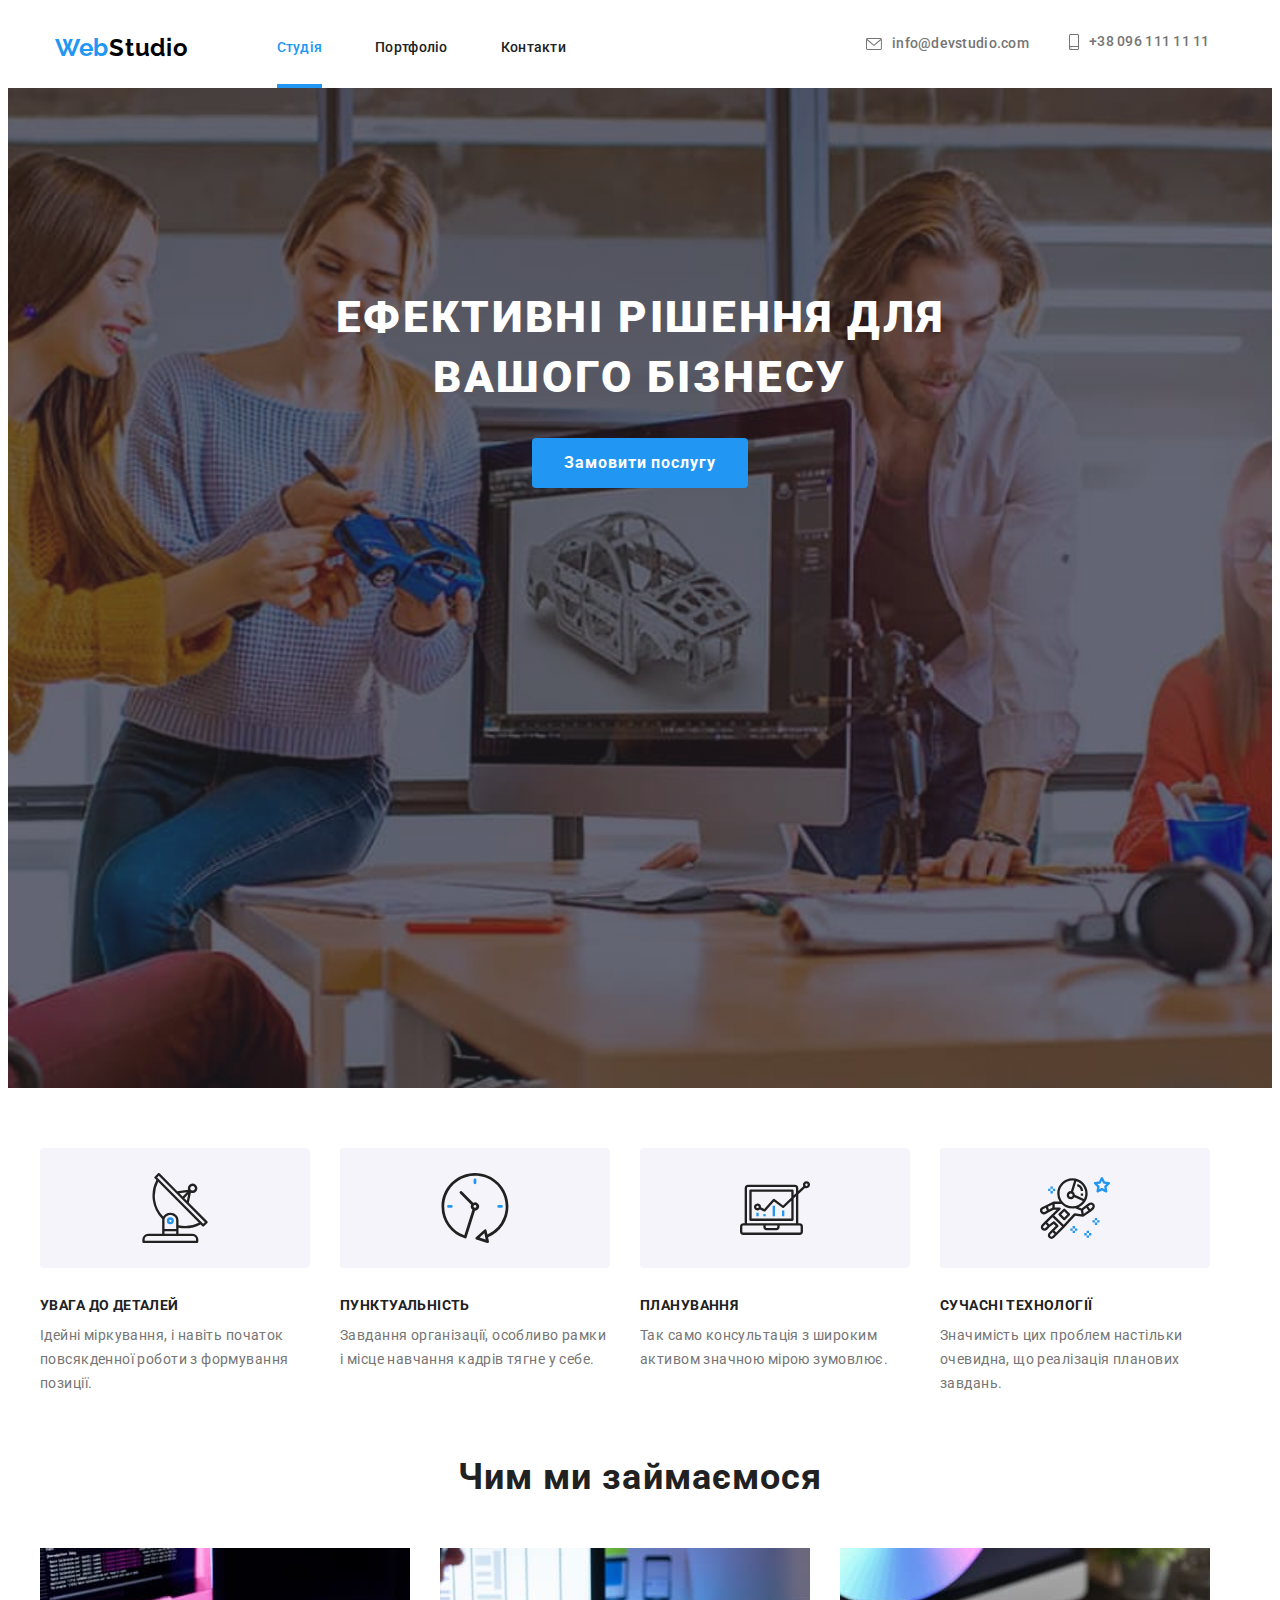
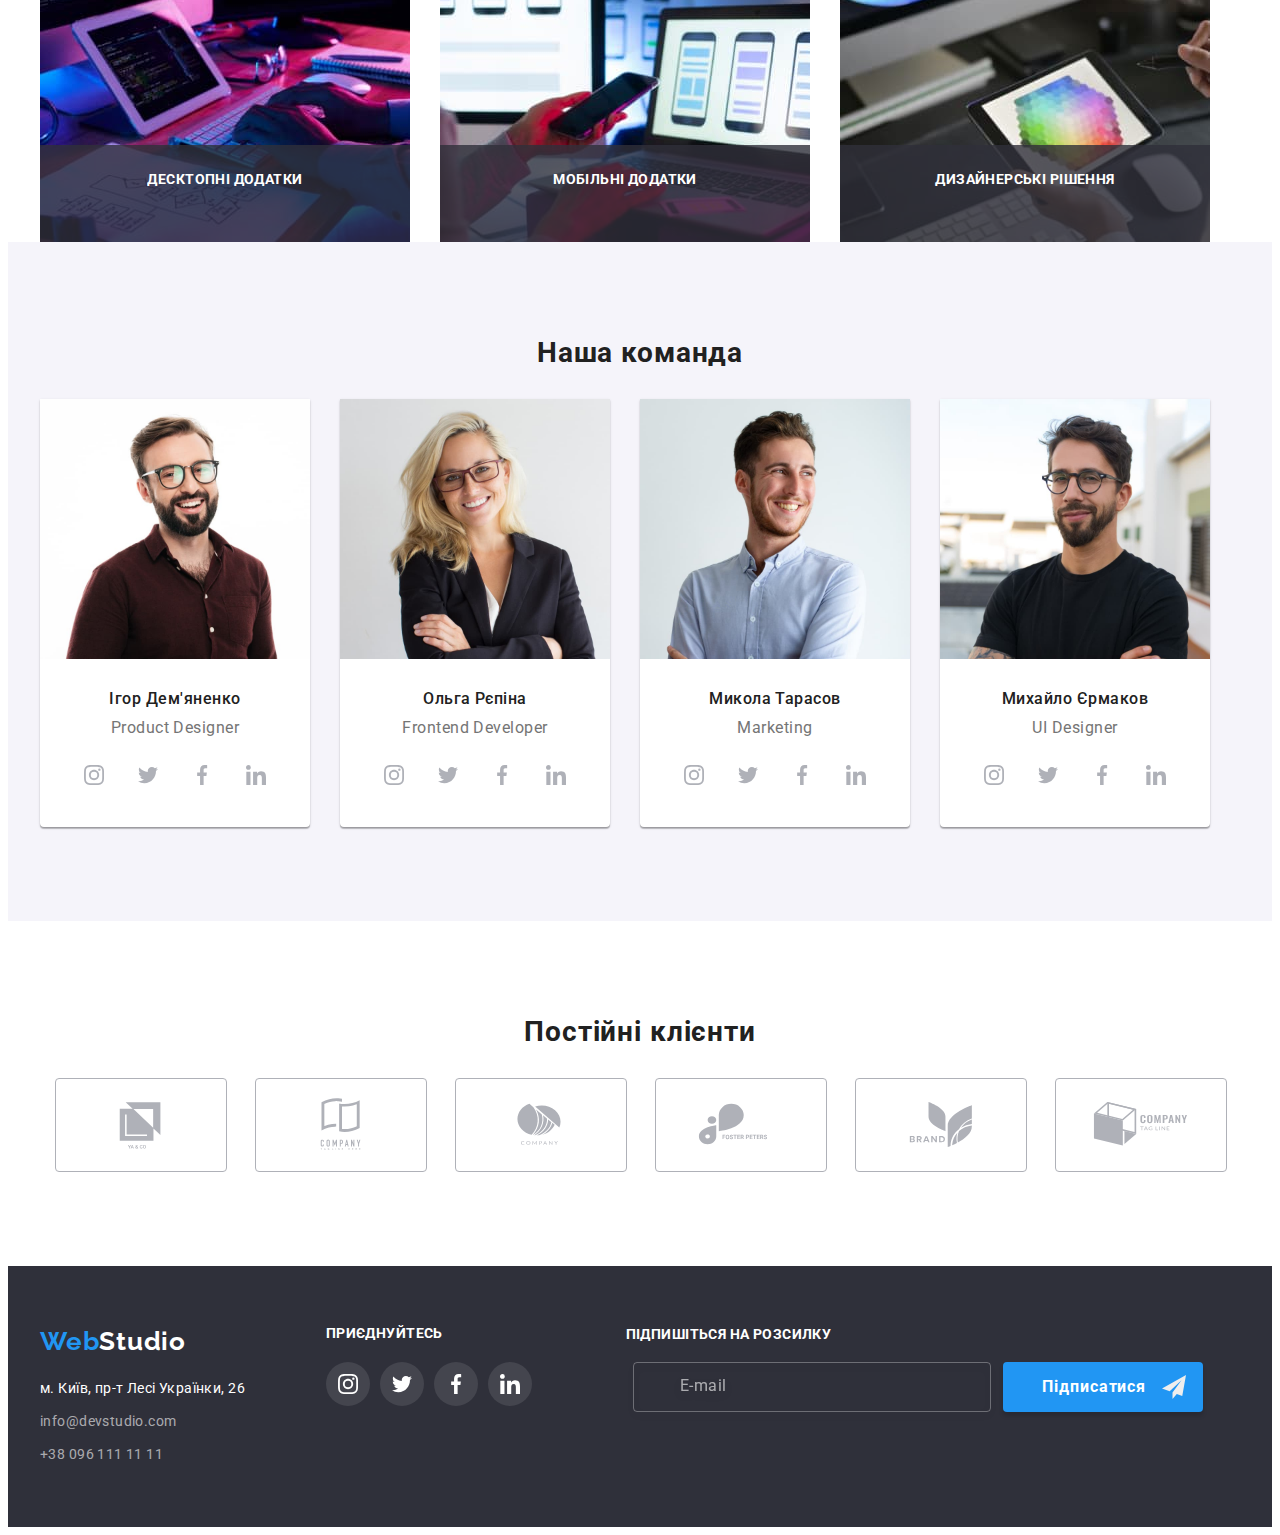
<file: index.html>
<!DOCTYPE html>
<html lang="uk">
  <head>
    <meta charset="UTF-8" />
    <meta http-equiv="X-UA-Compatible" content="IE=edge" />
    <meta name="viewport" content="width=device-width, initial-scale=1.0" />
    <title>Студія</title>
    <link rel="preconnect" href="https://fonts.googleapis.com" />
    <link rel="preconnect" href="https://fonts.gstatic.com" crossorigin />
    <link rel="stylesheet"
      href="https://fonts.googleapis.com/css2?family=Raleway:wght@700&family=Roboto:wght@400;500;700;900&display=swap"
    />
    <link rel="stylesheet" href="https://cdnjs.cloudflare.com/ajax/libs/modern-normalize/1.1.0/modern-normalize.min.css" 
    integrity="sha512-wpPYUAdjBVSE4KJnH1VR1HeZfpl1ub8YT/NKx4PuQ5NmX2tKuGu6U/JRp5y+Y8XG2tV+wKQpNHVUX03MfMFn9Q==" crossorigin="anonymous" referrerpolicy="no-referrer"/>

    <link rel="stylesheet" href="./css/styles.css" />
    <link rel="stylesheet" href="./css/main.min.css" />
  </head>
  <body>
   <header>
      <div class="container container__header">
        <nav class="navigation">
          <a href="./index.html" class="logo navigation__logo link">Web<span class="logo__studio link">Studio</span></a>
         
          <ul class="menu list">
            <li class="menu__item list">
              <a href="./index.html" class="menu__link link current">Студія</a>
            </li>
            <li class="menu__item list">
              <a href="./portfolio.html" class="menu__link link">Портфоліо</a>
            </li>
            <li class="menu__item list">
              <a href="#" class="menu__link link">Контакти</a>
            </li>
          </ul>
        </nav>
    
        <ul class="contact list">
          <li class="contact__item mail__item">
            <a href="mailto:info@devstudio.com" class="contact__mail link">
              <svg class="mail__icon" width="16" height="12">
                <use href="./images/icon-defs.svg#icon-envelope"></use>
              </svg> info@devstudio.com</a>
    
          </li>
          <li class="contact__item tel-item">
            <a href="tel:+380961111111" class="contact__tel link">
              <svg class="tel__icon" width="10" height="16">
                <use href="./images/icon-defs.svg#icon-smartphone"></use>
              </svg> +38 096 111 11 11</a>
          </li>
        </ul>

        <button type="button" class="menu-open" data-menu-open><svg class="" width="40" height="40">
          <use href="./images/icon-defs.svg#icon-menu_40px"></use>
        </svg></button>
        
      </div>

    </header>

    <main>



      <section class="banner">
        <div class="container banner__container">
          <h1 class="banner__title">Ефективні рішення для вашого бізнесу</h1>
          <button type="button" class="banner__btn"data-modal-open>
          Замовити послугу</button>
        </div>
      </section> 

 
      <section class="hero">
        <div class="container">
          <h2 class="visually-hidden">Наші особливості</h2>

          <ul class="hero__list list">

            <li class="hero__item">
               <a href="" class="hero__link link">
                <svg class="hero__icon" width="70" height="70">
                  <use href="./images/icon-defs.svg#icon-antenna-1"></use>
                </svg>
               </a>
              <h3 class="hero__title">Увага до деталей</h3>
              <p class="hero__text">
                Ідейні міркування, і навіть початок повсякденної роботи з
                формування позиції.
              </p>
            </li>

            <li class="hero-item list">
                <a href="" class="hero__link link">
                  <svg class="hero__icon" width="70" height="70">
                    <use href="./images/icon-defs.svg#icon-clock-1"></use>
                  </svg>
                </a>
              <h3 class="hero__title">Пунктуальність</h3>
              <p class="hero__text">
                Завдання організації, особливо рамки і місце навчання кадрів
                тягне у себе.
              </p>
            </li>
            <li class="hero-item list">
                <a href="" class="hero__link link">
                  <svg class="hero__icon" width="70" height="70">
                    <use href="./images/icon-defs.svg#icon-diagram-1"></use>
                  </svg>
                </a>
              <h3 class="hero__title">Планування</h3>
              <p class="hero__text">
                Так само консультація з широким активом значною мірою зумовлює.
              </p>
            </li>
            <li class="hero-item list">
                <a href="" class="hero__link link">
                  <svg class="hero__icon" width="70" height="70">
                    <use href="./images/icon-defs.svg#icon-astronaut-1"></use>
                  </svg>
                </a>
              <h3 class="hero__title">Сучасні технології</h3>
              <p class="hero__text">
                Значимість цих проблем настільки очевидна, що реалізація
                планових завдань.
              </p>
            </li>
          </ul>
        </div>
      </section> 

 
       <section class="info-block">
        <div class="container">
          <h2 class="info-block-list list">Чим ми займаємося</h2>
          <ul class="list info-block-container">
            <li class="info-block-item">
              <img src="./images/box1.jpg" alt="створення сайту" width="370" />
              <p class="info-block-text">Десктопні додатки</p>
            </li>
            <li class="info-block-item">
              <img src="./images/box2.jpg" alt="створення сайту" width="370" />
              <p class="info-block-text">Мобільні додатки</p>
            </li>
            <li class="info-block-item">
              <img src="./images/box3.jpg" alt="створення сайту" width="370" />
              <p class="info-block-text">Дизайнерські рішення</p>
            </li>
          </ul>
        </div>
      </section> 

      <section class="team-block section">
        <div class="container container-team">
          <h2 class="team-block-title">Наша команда</h2>
          <ul class="team-block-list list">
        
           <!-- ---------------------- Ігор Дем'яненко-->
    
           
            <li class="team-block-item">
              
              <picture>
                <source
                srcset="
                ./images/foto_demyanenko.jpg 1x,
                ./images/img-2-dt-demyanenko.jpg 2x
                "
                media="(min-width: 1200px)"
                />
                <source
                srcset="
                ./images/tab-1-demyanenko.jpg 1x,
                ./images/tab-2-demyanenko.jpg 2x
                "
                media="(min-width: 768px)"
                />
                <source
                srcset="
                ./images/img-1-mob-demyanenko.jpg 1x,
                ./images/img-2-demyanenko.jpg 2x
                "
                media="(min-width: 320px)"
                />
                <img
            
                src="./images/foto_demyanenko.jpg"
                alt="Ігор Дем'яненко"
                width="450"
              />
              </picture>

             <!-- <img
              srcset="
              ./images/foto_demyanenko.jpg 1x,
              ./images/img-2-demyanenko.jpg 2x
              "
                src="./images/foto_demyanenko.jpg"
                alt="Ігор Дем'яненко"
                width="270"
              />
              -->
              <div class="about-team">
              <h3 class="team-item">Ігор Дем'яненко</h3>
              <p lang="en" class="team-post">Product Designer</p>
              <ul class="soc-list list">
                <li class="soc-item">
                <a href="" class="soc-link link">
                  <svg class="soc-link-icon" width="20" height="20">
                    <use href="./images/icon-defs.svg#icon-instagram-2"></use>
                  </svg>
                </a>
              </li>

              <li class="soc-item">
                <a href="" class="soc-link link">
                  <svg class="soc-link-icon" width="20" height="20">
                    <use href="./images/icon-defs.svg#icon-twitter-1"></use>
                  </svg>
                </a>
              </li>
              <li class="soc-item">
                <a href="" class="soc-link link">
                  <svg class="soc-link-icon" width="20" height="20">
                    <use href="./images/icon-defs.svg#icon-facebook-1"></use>
                  </svg>
                </a>
              </li>
              <li class="soc-item">
                <a href="" class="soc-link link">
                  <svg class="soc-link-icon" width="20" height="20">
                    <use href="./images/icon-defs.svg#icon-linkedin-1"></use>
                  </svg>
                </a>
              </li>
              </ul>
            </div>
          
<!-- ---------------------- Ольга Рєпіна-->
               
            </li>
            <li class="team-block-item">
              <picture>
                <source
                srcset="
                ./images/foto_repina.jpg 1x,
                ./images/img-2-dt-repina.jpg 2x
                "
                media="(min-width: 1200px)"
                />
                <source
                srcset="
                ./images/tab-1-repina.jpg 1x,
                ./images/tab-2-repina.jpg 2x
                "
                media="(min-width: 768px)"
                />
                <source
                srcset="
                ./images/img-1-mob-repina.jpg 1x,
                ./images/img-2-repina.jpg 2x
                "
                media="(min-width: 320px)"
                />
                <img
                src="./images/foto_repina.jpg"
                alt="Ольга Рєпіна"
                width="270"
              />
              </picture>
             
              <div class="about-team">
              <h3 class="team-item">Ольга Рєпіна</h3>
              <p lang="en" class="team-post">Frontend Developer</p>
              <ul class="soc-list list">
                <li class="soc-item">
                  <a href="" class="soc-link link">
                    <svg class="soc-link-icon" width="20" height="20">
                      <use href="./images/icon-defs.svg#icon-instagram-2"></use>
                    </svg>
                  </a>
                </li>
                <li class="soc-item">
                  <a href="" class="soc-link link">
                    <svg class="soc-link-icon" width="20" height="20">
                      <use href="./images/icon-defs.svg#icon-twitter-1"></use>
                    </svg>
                  </a>
                </li>
                <li class="soc-item">
                  <a href="" class="soc-link link">
                    <svg class="soc-link-icon" width="20" height="20">
                      <use href="./images/icon-defs.svg#icon-facebook-1"></use>
                    </svg>
                  </a>
                </li>
                <li class="soc-item">
                  <a href="" class="soc-link link">
                    <svg class="soc-link-icon" width="20" height="20">
                      <use href="./images/icon-defs.svg#icon-linkedin-1"></use>
                    </svg>
                  </a>
                </li>
              </ul>
            </div>

<!-- ---------------------- Микола Тарасов-->

            <li class="team-block-item">

              <picture>
                <source
                srcset="
                ./images/foto_tarasov.jpg 1x,
                ./images/img-2-dt-tarasov.jpg 2x
                "
                media="(min-width: 1200px)"
                />
                <source
                srcset="
                ./images/tab-1-tarasov.jpg 1x,
                ./images/tab-2-tarasov.jpg 2x
                "
                media="(min-width: 768px)"
                />
                <source
                srcset="
                ./images/img-1-mob-tarasov.jpg 1x,
                ./images/img-2-tarasov.jpg 2x
                "
                media="(min-width: 320px)"
                />
                <img
                src="./images/foto_tarasov.jpg"
                alt="Микола Тарасов"
                width="270"
              />
              </picture>
             
             
              <div class="about-team">
              <h3 class="team-item">Микола Тарасов</h3>
              <p lang="en" class="team-post">Marketing</p>
              <ul class="soc-list list">
                <li class="soc-item">
                  <a href="" class="soc-link link">
                    <svg class="soc-link-icon" width="20" height="20">
                      <use href="./images/icon-defs.svg#icon-instagram-2"></use>
                    </svg>
                  </a>
                </li>
                <li class="soc-item">
                  <a href="" class="soc-link link">
                    <svg class="soc-link-icon" width="20" height="20">
                      <use href="./images/icon-defs.svg#icon-twitter-1"></use>
                    </svg>
                  </a>
                </li>
                <li class="soc-item">
                  <a href="" class="soc-link link">
                    <svg class="soc-link-icon" width="20" height="20">
                      <use href="./images/icon-defs.svg#icon-facebook-1"></use>
                    </svg>
                  </a>
                </li>
                <li class="soc-item">
                  <a href="" class="soc-link link">
                    <svg class="soc-link-icon" width="20" height="20">
                      <use href="./images/icon-defs.svg#icon-linkedin-1"></use>
                    </svg>
                  </a>
                </li>
              </ul>
              </div>

<!-- ---------------------- Михайло Єрмаков-->

            <li class="team-block-item">
              <picture>
                <source
                srcset="
                ./images/foto_ermakov.jpg 1x,
                ./images/img-2-dt-ermakov.jpg 2x
                "
                media="(min-width: 1200px)"
                />
                <source
                srcset="
                ./images/tab-1-ermakov.jpg 1x,
                ./images/tab-2-ermakov.jpg 2x
                "
                media="(min-width: 768px)"
                />
                <source
                srcset="
                ./images/img-1-mob-ermakov.jpg 1x,
                ./images/img-2-ermakov.jpg 2x
                "
                media="(min-width: 320px)"
                />
                <img
                src="./images/foto_ermakov.jpg"
                alt="Михайло Єрмаков"
                width="270"
              />
              </picture>

             
              <div class="about-team">
              <h3 class="team-item">Михайло Єрмаков</h3>
              <p lang="en" class="team-post">UI Designer</p>
              <ul class="soc-list list">
                <li class="soc-item">
                  <a href="" class="soc-link link">
                    <svg class="soc-link-icon" width="20" height="20">
                      <use href="./images/icon-defs.svg#icon-instagram-2"></use>
                    </svg>
                  </a>
                </li>
                <li class="soc-item">
                  <a href="" class="soc-link link">
                    <svg class="soc-link-icon" width="20" height="20">
                      <use href="./images/icon-defs.svg#icon-twitter-1"></use>
                    </svg>
                  </a>
                </li>
                <li class="soc-item">
                  <a href="" class="soc-link link">
                    <svg class="soc-link-icon" width="20" height="20">
                      <use href="./images/icon-defs.svg#icon-facebook-1"></use>
                    </svg>
                  </a>
                </li>
                <li class="soc-item">
                  <a href="" class="soc-link link">
                    <svg class="soc-link-icon" width="20" height="20">
                      <use href="./images/icon-defs.svg#icon-linkedin-1"></use>
                    </svg>
                  </a>
                </li>
              </ul>
              </div>
          </ul>
        </div>
      </section>

   <section class="section">
        <div class="container">
          <h2 class="clients-title">Постійні клієнти</h2>
          <ul class="clients-list list">

            <li class="clients-item">
              <a href="" class="client-link link">
                <svg class="client-link-icon" width="106" height="60" fill="#AFB1B8">
                  <use href="./images/icon-defs.svg#icon-Logo-5"></use>
                </svg>
              </a>
            </li>
            <li class="clients-item">
              <a href="" class="client-link link">
                <svg class="client-link-icon" width="106" height="60" fill="#AFB1B8">
                  <use href="./images/icon-defs.svg#icon-Logo-4"></use>
                </svg>
              </a>
            </li>

            <li class="clients-item">
              <a href="" class="client-link link">
                <svg class="client-link-icon" width="106" height="60">
                  <use href="./images/icon-defs.svg#icon-Logo-3"></use>
                </svg>
              </a>
            </li>
            <li class="clients-item">
              <a href="" class="client-link link">
                <svg class="client-link-icon" width="106" height="60">
                  <use href="./images/icon-defs.svg#icon-Logo-2"></use>
                </svg>
              </a>
            </li>

            <li class="clients-item">
            <a href="" class="client-link link">
              <svg class="client-link-icon" width="106" height="60">
                <use href="./images/icon-defs.svg#icon-Logo-1"></use>
              </svg>
            </a>
            </li>
            <li class="clients-item">
              <a href="" class="client-link link">
                <svg class="client-link-icon" width="106" height="60">
                  <use href="./images/icon-defs.svg#icon-Logo"></use>
                </svg>
              </a>
            </li>

          </ul>
        </div>
    </section>

  </main>


 <footer class="footer">
      <div class="container container-flex">
      <div class="info-contact-footer">
      <div class="footer-info">
        <a href="./index.html" class="footer-container link"
          >Web<span class="footer-logo-studio link">Studio</span></a
        >
        <address class="footer-contact">
          <ul class="footer-contact-list list">
            <li class="footer-item">
              <a
                href="https://goo.gl/maps/CPtrU1FHBa2aNyZL9"
                target="_blank"
                rel="noopener noreferrer nofollow"
                class="footer-address-link link"
                >м. Київ, пр-т Лесі Українки, 26</a
              >
            </li>
            <li class="footer-item">
              <a href="mailto:info@devstudio.com" class="footer-mail-link link"
                >info@devstudio.com</a
              >
            </li>
            <li class="footer-item">
              <a href="tel:+380961111111" class="footer-tel-link link"
                >+38 096 111 11 11</a
              >
            </li>
          </ul>
        </address>
      </div>
      <div class="footer-soc">
        <p class="footer-conect">приєднуйтесь</p>
        <ul class="footer-soc-list list">
          <il class="soc-item">
            <a href="" class="soc-link-f link">
              <svg class="soc-link-icon-f" width="20" height="20">
                <use href="./images/icon-defs.svg#icon-instagram-2"></use>
              </svg>
            </a>
          </il>
          <il class="soc-item">
            <a href="" class="soc-link-f link">
              <svg class="soc-link-icon-f" width="20" height="20">
                <use href="./images/icon-defs.svg#icon-twitter-1"></use>
              </svg>
            </a>
          </il>
          <il class="soc-item">
            <a href="" class="soc-link-f link">
              <svg class="soc-link-icon-f" width="20" height="20">
                <use href="./images/icon-defs.svg#icon-facebook-1"></use>
              </svg>
            </a>
          </il>
          <il class="soc-item">
            <a href="" class="soc-link-f link">
              <svg class="soc-link-icon-f" width="20" height="20">
                <use href="./images/icon-defs.svg#icon-linkedin-1"></use>
              </svg>
            </a>
          </il>
        </ul>
      </div>
    </div>

      <div class="form-subs">
        <p class="subs">підпишіться на розсилку</p>
      <form class="input-btn-form">
        <input type="email" class="input-subs" placeholder="E-mail" name="E-mail">
        <button type="submit" class="buttom-subs">
          <span class="text-subs">Підписатися</span>
          <svg class="form-icon" width="24px" height="24px">
            <use href="./images/icon-defs.svg#icon-icon-send"></use>
          </svg>
        </button>
      </form>
      </div>

      </div>
    </footer>



<div class="backdrop is-hidden" data-modal>
      <div class="modal">
        <button type="button" class="close-button" data-modal-close>
          <svg width="18" height="18" viewBox="0 0 18 18" fill="none" xmlns="http://www.w3.org/2000/svg">
            <path
              d="M15 4.10786L13.8921 3L9.5 7.39214L5.10786 3L4 4.10786L8.39214 8.5L4 12.8921L5.10786 14L9.5 9.60786L13.8921 14L15 12.8921L10.6079 8.5L15 4.10786Z"
              fill="black" />
          </svg>
        </button>
        <p class="modal-title">Залиште свої дані, ми вам передзвонимо</p>
        <form class="modal-form">
        <div class="modal-fieid">
          <label for="user-name" class="input-label">Ім'я</label>
          <div class="input-wrap">
          <input type="text" name="Ім'я" class="modal-input" placeholder="" required
          id="user-name">
          <svg class="modal-input-icon" width="18px" height="18px">
            <use href="./images/icon-defs.svg#icon-person-black-18dp-1"></use>
          </svg>
          </div>
        </div>
        <div class="modal-fieid">
          <label for="user-name" class="input-label">Телефон</label>
          <div class="input-wrap">
            <input type="tel" name="Телефон" class="modal-input">
            <svg class="modal-input-icon" width="18px" height="18px">
              <use href="./images/icon-defs.svg#icon-phone-black-18dp-1"></use>
            </svg>
          </div>
        </div>
        <div class="modal-fieid">
          <label for="user-name" class="input-label">Пошта</label>
          <div class="input-wrap">
            <input type="email" name="Пошта" class="modal-input">
            <svg class="modal-input-icon" width="18px" height="18px">
              <use href="./images/icon-defs.svg#icon-email-black-18dp-1"></use>
            </svg>
          </div>
        </div>

        <div class="modal-field">
          <label for="user-name" class="input-label">Коментар</label>
        <textarea name="Коментар" id="user-name" 
        class="modal-coment" placeholder="Введіть текст"></textarea>
        </div>

        <div class="modal-textarea">
          <input type="checkbox" name="privacy" id="privacy" class="input-check visually-hidden">
          
         <label for="privacy" class="text-check">
          <span>
                <svg class="span-icon-check" width="16px" height="15px">
                <use href="./images/icon-defs.svg#icon-icon-check-2"></use>
                </svg>
          </span>
            
              Погоджуюся з розсилкою та приймаю 
              <a href="" class="text-check-2">Умови договору</a> 
         </label> 
        </div>
          
          <button type="submit" class="btn-sub">Відправити</button>
        </form>
      </div>
    </div>
    <script src="./js/modal.js"></script>
   

 
    <div class="mobl-menu container is-hidden" data-menu>
      <button type="button" class="menu-close" data-menu-close><svg class="" width="40" height="40">
        <use href="./images/icon-defs.svg#icon-close_40px" class="icon-close-menu"></use>
      </svg></button>
      <ul class="mob-menu list">
        <li class="mob-menu__item list">
          <a href="./index.html" class="mob-menu__link current link">Студія</a>
        </li>
        <li class="mob-menu__item list">
          <a href="./portfolio.html" class="mob-menu__link link">Портфоліо</a>
        </li>
        <li class="mob-menu__item list">
          <a href="#" class="mob-menu__link link">Контакти</a>
        </li>
      </ul>

      <ul class="mob-contact list">
        <li class="mob-contact__item tel-item-mob">
          <a href="tel:+380961111111" class="mob-contact__tel link">
             +38 096 111 11 11</a>
        </li>

        <li class="mob-contact__item mail__item-mob">
          <a href="mailto:info@devstudio.com" class="mob-contact__mail link">
            info@devstudio.com</a>
         </li>
        
      </ul>

      <ul class="item-mob-soc list">
        <li class="mob-soc">Instagram</li>
        <li class="mob-soc-i">|</li>
        <li class="mob-soc">Twitter</li>
        <li class="mob-soc-i">|</li>
        <li class="mob-soc">Facebook</li>
        <li class="mob-soc-i">|</li>
        <li class="mob-soc">LinkedIn</li>
    </ul>
    </div>

    <script src="./js/menu.js"></script>
  
  </body>

  </html>
</file>
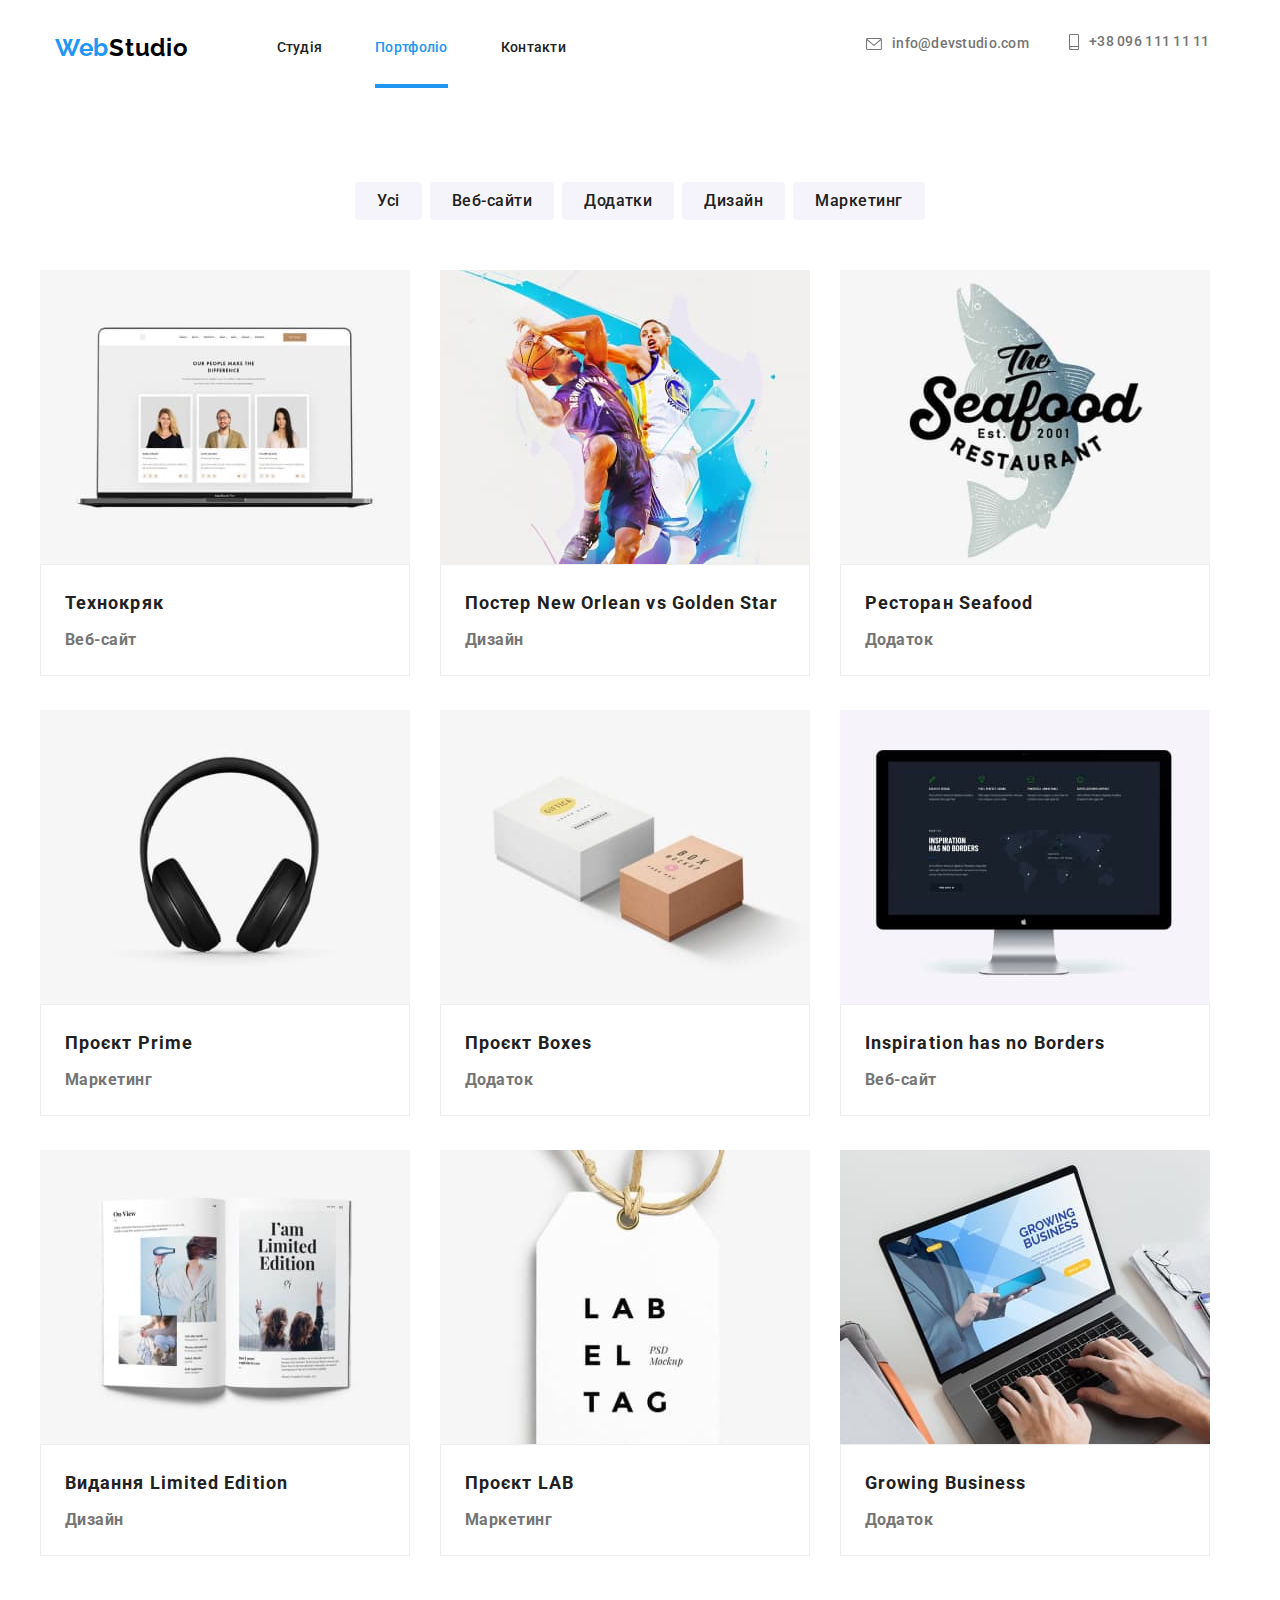
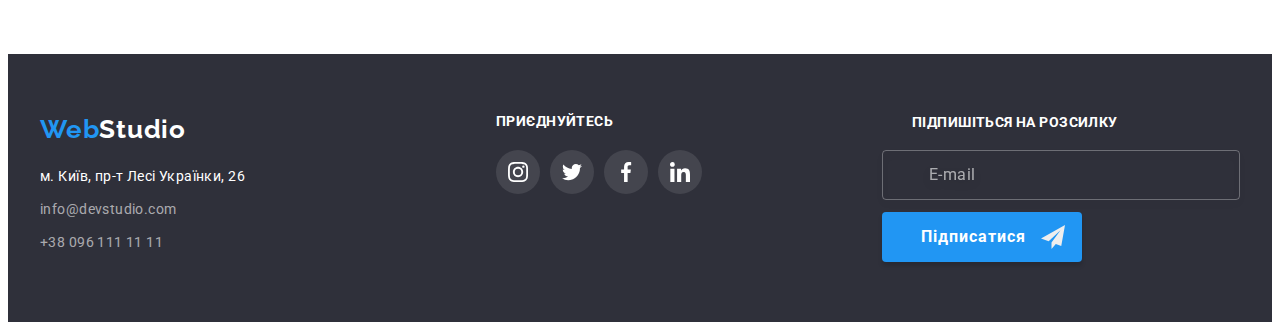
<file: portfolio.html>
<!DOCTYPE html>
<html lang="uk">

<head>
  <meta charset="UTF-8" />
  <meta http-equiv="X-UA-Compatible" content="IE=edge" />
  <meta name="viewport" content="width=device-width, initial-scale=1.0" />
  <title>Студія</title>
  <link rel="preconnect" href="https://fonts.googleapis.com" />
  <link rel="preconnect" href="https://fonts.gstatic.com" crossorigin />
  <link  rel="stylesheet" href="https://fonts.googleapis.com/css2?family=Raleway:wght@700&family=Roboto:wght@400;500;700;900&display=swap"
    />
  <link rel="stylesheet" href="https://cdnjs.cloudflare.com/ajax/libs/modern-normalize/1.1.0/modern-normalize.min.css"
    integrity="sha512-wpPYUAdjBVSE4KJnH1VR1HeZfpl1ub8YT/NKx4PuQ5NmX2tKuGu6U/JRp5y+Y8XG2tV+wKQpNHVUX03MfMFn9Q=="
    crossorigin="anonymous" referrerpolicy="no-referrer" />
  <link rel="stylesheet" href="./css/styles.css" />
  <link rel="stylesheet" href="./css/main.min.css" />
  </head>

  <body>
    <header>
      <div class="container container__header">
        <nav class="navigation">
          <a href="./index.html" class="logo navigation__logo link">Web<span class="logo__studio link">Studio</span></a>
          <ul class="menu list">
            <li class="menu__item list">
              <a href="./index.html" class="menu__link link">Студія</a>
            </li>
            <li class="menu__item list">
              <a href="./portfolio.html" class="menu__link link current">Портфоліо</a>
            </li>
            <li class="menu__item list">
              <a href="#" class="menu__link link">Контакти</a>
            </li>
          </ul>
        </nav>
    
      <ul class="contact list">
        <li class="contact__item mail__item">
          <a href="mailto:info@devstudio.com" class="contact__mail link">
            <svg class="mail__icon" width="16" height="12">
              <use href="./images/icon-defs.svg#icon-envelope"></use>
            </svg> info@devstudio.com</a>
      
        </li>
        <li class="contact__item tel-item">
          <a href="tel:+380961111111" class="contact__tel link">
            <svg class="tel__icon" width="10" height="16">
              <use href="./images/icon-defs.svg#icon-smartphone"></use>
            </svg> +38 096 111 11 11</a>
        </li>
      </ul>
      </div>
    </header>
    <main>
      <section class="section-filter-list">
        <div class="container">

        <h1 class="visually-hidden">Наші роботи</h1>

        <ul class="filter list filter-container">
          <li><button type="button" class="filter-item">Усі</button></li>
          <li><button type="button" class="filter-item">Веб-сайти</button></li>
          <li><button type="button" class="filter-item">Додатки</button></li>
          <li><button type="button" class="filter-item">Дизайн</button></li>
          <li><button type="button" class="filter-item">Маркетинг</button></li>
        </ul>
        
        <ul class="portfolio-hero-list list hero-container">
          <li class="portfolio-item">
          <a href="" class="portfolio-link">
          <div class="portfolio-foto-text">
            <img src="./images/technokryar.jpg" 
            alt="Веб-сайт Технокряк" 
            width="370"/>
            <p class="portfolio-text">Ресурс пропонує комплексні 
            пропозиції з різним рівнем функціоналу та сервісів. 
            Все це дозволить відвідувачу отримати
            вичерпні відомості про компанію чи приватну особу.
            </p> 
            </div>
            
            <div class="card">
              <h2 class="portfolio-item">Технокряк</h2>
              <p class="portfolio-kind">Веб-сайт</p>
            </div>
          </a>
          </li>

          <li class="portfolio-item">
            <a href="" class="portfolio-link">
              <div class="portfolio-foto-text">
            <img src="./images/poster_new-orlean.jpg" 
            alt="Постер New Orlean vs Golden Star" 
            width="370"/>
            <p class="portfolio-text">Ресурс пропонує комплексні
              пропозиції з різним рівнем функціоналу та сервісів.
              Все це дозволить відвідувачу отримати
              вичерпні відомості про компанію чи приватну особу.
            </p>
            </div>
            
            <div class="card">
            <h2 class="portfolio-item">Постер New Orlean vs Golden Star</h2>
            <p class="portfolio-kind">Дизайн</p>
            </div>
            </a>
          </li>

          <li class="portfolio-item">
            <a href="" class="portfolio-link">
              <div class="portfolio-foto-text">
            <img src="./images/seafood.jpg" 
            alt="Ресторан Seafood" 
            width="370"/>
            <p class="portfolio-text">Ресурс пропонує комплексні
              пропозиції з різним рівнем функціоналу та сервісів.
              Все це дозволить відвідувачу отримати
              вичерпні відомості про компанію чи приватну особу.
            </p>
            </div>
            
            <div class="card">
            <h2 class="portfolio-item">Ресторан Seafood</h2>
            <p class="portfolio-kind">Додаток</p>
            </div>
            </a>
          </li>

          <li class="portfolio-item">
            <a href="" class="portfolio-link">
              <div class="portfolio-foto-text">
            <img src="./images/prime.jpg" 
            alt="Проєкт Primе"
            width="370"/>
            <p class="portfolio-text">Ресурс пропонує комплексні
              пропозиції з різним рівнем функціоналу та сервісів.
              Все це дозволить відвідувачу отримати
              вичерпні відомості про компанію чи приватну особу.
            </p>
            </div>
            
            <div class="card">
            <h2 class="portfolio-item">Проєкт Prime</h2>
            <p class="portfolio-kind">Маркетинг</p>
            </div>
            </a>
          </li>

          <li class="portfolio-item">
            <a href="" class="portfolio-link">
              <div class="portfolio-foto-text">
            <img src="./images/boxes.jpg" 
            alt="Проєкт Boxes" 
            width="370"/>
            <p class="portfolio-text">Ресурс пропонує комплексні
              пропозиції з різним рівнем функціоналу та сервісів.
              Все це дозволить відвідувачу отримати
              вичерпні відомості про компанію чи приватну особу.
            </p>
            </div>
            
            <div class="card">
            <h2 class="portfolio-item">Проєкт Boxes</h2>
            <p class="portfolio-kind">Додаток</p>
            </div>
            </a>
          </li>

          <li class="portfolio-item">
            <a href="" class="portfolio-link">
              <div class="portfolio-foto-text">
            <img src="./images/inspiration.jpg" 
            alt="Inspiration has no Borders" 
            width="370"/>
            <p class="portfolio-text">Ресурс пропонує комплексні
              пропозиції з різним рівнем функціоналу та сервісів.
              Все це дозволить відвідувачу отримати
              вичерпні відомості про компанію чи приватну особу.
            </p>
            </div>
             
            <div class="card">
            <h2 class="portfolio-item">Inspiration has no Borders</h2>
            <p class="portfolio-kind">Веб-сайт</p>
          </div>
          </a>
          </li>

          <li class="portfolio-item">
            <a href="" class="portfolio-link">
              <div class="portfolio-foto-text">
            <img
              src="./images/limited-edition.jpg"
              alt="Видання Limited Edition"
              width="370"/>
              <p class="portfolio-text">Ресурс пропонує комплексні
                пропозиції з різним рівнем функціоналу та сервісів.
                Все це дозволить відвідувачу отримати
                вичерпні відомості про компанію чи приватну особу.
              </p>
              </div>
            
            <div class="card">
            <h2 class="portfolio-item">Видання Limited Edition</h2>
            <p class="portfolio-kind">Дизайн</p>
            </div>
            </a>
          </li>

          <li class="portfolio-item">
            <a href="" class="portfolio-link">
              <div class="portfolio-foto-text">
            <img src="./images/lab.jpg" 
            alt="Проєкт LAB"
            width="370"/>
            <p class="portfolio-text">Ресурс пропонує комплексні
              пропозиції з різним рівнем функціоналу та сервісів.
              Все це дозволить відвідувачу отримати
              вичерпні відомості про компанію чи приватну особу.
            </p>
            </div>

            <div class="card">
            <h2 class="portfolio-item">Проєкт LAB</h2>
            <p class="portfolio-kind">Маркетинг</p>
            </div>
            </a>
          </li>

          <li class="portfolio-item">
            <a href="" class="portfolio-link">
              <div class="portfolio-foto-text">
            <img src="./images/growing-business.jpg"
              alt="Growing Business"
              width="370"/>
              <p class="portfolio-text">Ресурс пропонує комплексні
                пропозиції з різним рівнем функціоналу та сервісів.
                Все це дозволить відвідувачу отримати
                вичерпні відомості про компанію чи приватну особу.
              </p>
              </div>

            <div class="card">
            <h2 class="portfolio-item">Growing Business</h2>
            <p class="portfolio-kind">Додаток</p>
            </div>
            </a>
          </li>

        </ul>
        </div>
      </section>
    </main>


  <footer class="footer">
    <div class="container container-flex">
      <div class="footer-info">
        <a href="./index.html" class="footer-container link">Web<span class="footer-logo-studio link">Studio</span></a>
        <address class="footer-contact">
          <ul class="footer-contact-list list">
            <li class="footer-item">
              <a href="https://goo.gl/maps/CPtrU1FHBa2aNyZL9" target="_blank" rel="noopener noreferrer nofollow"
                class="footer-address-link link">м. Київ, пр-т Лесі Українки, 26</a>
            </li>
            <li class="footer-item">
              <a href="mailto:info@devstudio.com" class="footer-mail-link link">info@devstudio.com</a>
            </li>
            <li class="footer-item">
              <a href="tel:+380961111111" class="footer-tel-link link">+38 096 111 11 11</a>
            </li>
          </ul>
        </address>
      </div>
      <div class="footer-soc">
        <p class="footer-conect">приєднуйтесь</p>
        <ul class="footer-soc-list list">
          <il class="soc-item">
            <a href="" class="soc-link-f link">
              <svg class="soc-link-icon-f" width="20" height="20">
                <use href="./images/icon-defs.svg#icon-instagram-2"></use>
              </svg>
            </a>
          </il>
          <il class="soc-item">
            <a href="" class="soc-link-f link">
              <svg class="soc-link-icon-f" width="20" height="20">
                <use href="./images/icon-defs.svg#icon-twitter-1"></use>
              </svg>
            </a>
          </il>
          <il class="soc-item">
            <a href="" class="soc-link-f link">
              <svg class="soc-link-icon-f" width="20" height="20">
                <use href="./images/icon-defs.svg#icon-facebook-1"></use>
              </svg>
            </a>
          </il>
          <il class="soc-item">
            <a href="" class="soc-link-f link">
              <svg class="soc-link-icon-f" width="20" height="20">
                <use href="./images/icon-defs.svg#icon-linkedin-1"></use>
              </svg>
            </a>
          </il>
        </ul>
      </div>
      <div class="form-subs">
  
        <p class="subs">підпишіться на розсилку</p>
  
        <form class="input-btn-form">
          <input type="email" class="input-subs" placeholder="E-mail" name="E-mail">
  
          <button type="submit" class="buttom-subs">
            <span class="text-subs">Підписатися</span>
            <svg class="form-icon" width="24px" height="24px">
              <use href="./images/icon-defs.svg#icon-icon-send"></use>
            </svg>
          </button>
        </form>
  
      </div>
    </div>
  </footer>


    </body>
    
    </html>
</file>
<file: css/styles.css>
body {
  font-family: "Roboto", sans-serif;
  font-size: 14px;
  letter-spacing: 0.03em;
  color: #757575;
  background-color: #FFFFFF;
}

p,
h1,
h2,
h3,
h4,
h5,
h6 
{margin: 0;}

ul,
ol
 {margin: 0;
  padding-left: 0;}

button {
  display: block;
  cursor: pointer;
  border: none;
  border-radius: 4px;
}

address {
  font-style: normal;
}

img {
  display: block;
  max-width: 100%;
  height: auto;
  width: 100%;
}

.section {
  padding-top: 60px;
  padding-bottom: 60px;
}

@media screen and (min-width: 1200px) {
  .section {
    padding-top: 94px;
    padding-bottom: 94px;
  }
}

:root {
  --brand-color--:#212121;
  --white--: #FFFFFF;
  --gray--: #757575;
  --blue1--:#2196F3;
  --light1--:#EEEEEE;
  --black--:#000000;
  --light2--:#F5F4FA;
  --deepgray--:#2F303A;
  --light3--:#ECECEC;
  --blue2--:#188CE8;
}

/*.logo {
  font-family: 'Raleway';
  font-weight: 700;
  font-size: 26px;
  line-height: 1.19;
  letter-spacing: 0.03em;
  color: #2196F3;}

  .logo__studio {
  font-family: 'Raleway';
  font-weight: 700;
  font-size: 26px;
  line-height: 1.19;
  letter-spacing: 0.03em;
  color: #000000;
  }*/

  .logo {
    font-family: 'Raleway';
    font-weight: 700;
    font-size: 24px;
    line-height: 1.17;
    letter-spacing: 0.03em;
    color: #2196F3;}
  
    .logo__studio {
    font-family: 'Raleway';
    font-weight: 700;
    font-size: 24px;
    line-height: 1.17;
    letter-spacing: 0.03em;
    color: #000000;
    }

  .link {
    text-decoration: none;
  }

  .list {
    list-style: none;
    padding: 0;
    margin: 0;
  }

  .container {
  width: 100%;
  margin: 0 auto;
  padding: 0 15px;
  /*outline: 2px solid red;*/
  }

  @media screen and (min-width: 480px) {
    .container {
      max-width: 480px;
    }
  }
    
  @media screen and (min-width: 768px) {
    .container {
      max-width: 768px;
    }
  }

  @media screen and (min-width: 1200px) {
    .container {
      max-width: 1200px;
    }
  }

   .container__header {
    display: flex;
    align-items: center;
  }

  .mail-icon {
  margin-right: 10px;
  }

  /*.mail__item {
    margin-right: 30px;
  }*/

  .tel-icon {
    margin-right: 10px;
  }

  .menu {
    display: none;
    gap: 50px;
  }

  .contact {
    display: none;
      margin-left: auto;
      align-items: baseline;  
  } 
 
  .navigation__logo {
    margin: 16px 93px 16px 15px;
  }
 
  @media screen and (min-width: 768px) {
    .menu {
      display: flex;
      gap: 51px;
    }
    .contact {
      display: flex;
      align-items: baseline;
      flex-wrap: wrap;
      margin-left: 70px;
    }
    .navigation__logo {
      margin: 16px 88px 16px 15px;}

      .contact__mail {font-size: 12px;
        margin-bottom: 10px;}
      .contact__tel {font-size: 12px;}

      .contact__item {
      margin-top: 0;
      margin-bottom: 0px; 
    }
  }

  @media screen and (min-width: 1200px) {
    .menu {
      display: flex;
      gap: 53px;
    }
    .contact{
      display: flex;
      gap: 40px;
      margin-left: 300px;
      flex-wrap: nowrap;
    }

    .contact__item {}

  }
  
  .tel-item-mob {
    margin-bottom: 32px;
  }

  .navigation {
    display: flex;
    align-items: center;
  }

  .header {border-bottom: 1px solid #ECECEC;}

 .menu__link {
  font-weight: 500;
  font-size: 14px;
  line-height: 1.14;
  letter-spacing: 0.02em;
  padding: 32px 0;
  color: var(--brand-color--);
  display: block;
  transition-property: color;
transition-duration: 250ms;
transition-timing-function: cubic-bezier(0.4, 0, 0.2, 1);}

.menu__link:hover,
.menu__link:active{
color: var(--blue2--);
} 

  .current {
  color: var(--blue1--);
  position: relative;
}

  .current::after {
    content:'';
    width: 100%;
    height: 4px;
    background-color: var(--blue1--);
    display: inline-block;
    position: absolute;
    left: 0;
    bottom: 0;
  }
  
 .contact__mail {
  font-weight: 500;
  font-size: 14px;
  line-height: 1.14;
  letter-spacing: 0.02em;
  color: #757575;
  display: flex;
  align-items: center;
  justify-content: center;
transition-property: color;
  transition-duration: 250ms;
  transition-timing-function: cubic-bezier(0.4, 0, 0.2, 1);}
 
  .contact__mail:hover,
  .contact__mail:focus{
  color: #2196F3;}

 .contact__tel {
  font-weight: 500;
  font-size: 14px;
  line-height: 1.14;
  letter-spacing: 0.02em;
  color: #757575;
  display: flex;
  align-items: center;
  justify-content: center;
  transition-property: color;
  transition-duration: 250ms;
  transition-timing-function: cubic-bezier(0.4, 0, 0.2, 1);
  }

  .contact__tel:hover,
  .contact__tel:focus {
  color: #2196F3;
  }

 .mail__icon {
  fill: currentColor;
  margin-right: 10px;
  transition-property: fill;
    transition-duration: 250ms;
    transition-timing-function: cubic-bezier(0.4, 0, 0.2, 1);
 }
 
 .tel__icon {
    fill: currentColor;
    margin-right: 10px;
    transition-property: fill;
      transition-duration: 250ms;
      transition-timing-function: cubic-bezier(0.4, 0, 0.2, 1);
  }

  .mail__icon:hover,
  .mail__icon:focus {
  fill: #2196F3;
}
  
  .tel__icon:hover,
  .tel__icon:focus {
  fill: #2196F3;
  }

/*------------------------------MOBL-MENU---------------------------------*/  

  .menu-open {
    margin-left: auto;
    background-color: transparent;
    padding-top: 10px;
  }

  .mobl-menu {
    width: 100%;
    height: 100%;
    display: flex;
    flex-direction: column;
    position: fixed;
    top: 0;
    background: #FFFFFF;
box-shadow: 0px 4px 8px rgba(0, 0, 0, 0.04), 
0px 2px 4px rgba(0, 0, 0, 0.08), 0px 1px 3px rgba(0, 0, 0, 0.16);
padding-left: 40px;
  }

  .menu-close {
    margin-left: auto;
    margin-top: 10px;
    background-color: transparent;
  }

  .icon-close-menu:hover {
    fill: #2196F3;
  }

  .icon-close-menu:focus {
    fill: #2196F3;
  }

  .menu-open:hover {
    fill: #2196F3;
  }

  .menu-open:focus {
    fill: #2196F3;
  }

  @media screen and (min-width: 768px) {
    .menu-open {display: none;}
    .mobl-menu {display: none;}
  }
 
  @media screen and (min-width: 1200px) {
    .menu-open {display: none;}
    .mobl-menu {display: none;}
  }

  .mob-menu {

  }

  .current {
    color:#2196F3;
    position: relative;
  }
  
  .mob-menu__item {
    margin-bottom: 32px;
  }

  .mob-menu__link {
font-family: 'Roboto';
font-style: normal;
font-weight: 500;
font-size: 40px;
line-height: 47px;
letter-spacing: 0.02em;
color:#212121;
  }

  .current {
    color:#2196F3;
    position: relative;
  }

  .mob-menu__link:hover
  {color: #2196F3;
  text-decoration: underline;}

  .mob-menu__link:focus
  {color: #2196F3;
  text-decoration: underline;}

  .mob-contact {
    margin-top: auto;
  }
  .mob-contact__item {
  }
  .mail__item-mob {
    margin-bottom: 64px;
  }

  .mob-contact__mail {font-family: 'Roboto';
    font-style: normal;
    font-weight: 500;
    font-size: 24px;
    line-height: 28px;
    letter-spacing: 0.02em;
    color: #757575;
  }

  .mail__icon {
  }

  .mob-contact__tel {
    font-family: 'Roboto';
font-style: normal;
font-weight: 500;
font-size: 34px;
line-height: 40px;
dentical to box height */
letter-spacing: 0.02em;
color: #2196F3;
  }
  .tel__icon {
  }

  .item-mob-soc {
    display: flex;
    gap: 10px;

  }
  .mob-soc {
    font-family: 'Roboto';
font-style: normal;
font-weight: 500;
font-size: 18px;
line-height: 22px;
letter-spacing: 0.02em;
color: #2196F3;
  }

  .mob-soc-i {
    font-weight: 500;
font-size: 18px;
    }

    .is-hidden {
      opacity: 0;
      visibility: hidden;
      pointer-events: none;
    }

/*------------------------------BANNER---------------------------------*/  
 
.banner {
padding: 118px 0;
background-image: linear-gradient(rgba(47, 48, 58, 0.4), 
rgba(47, 48, 58, 0.4)),
 url(../images/banner_img-mob.jpg);
background-repeat: no-repeat;
background-position: center;
max-width: 1600px;
margin: 0 auto;
height: 400px;
background-size:cover;
}

@media (min-device-pixel-ratio: 2),
  (min-resolution: 192dpi),
  (min-resolution: 2dppx) 
{.banner {background-image: linear-gradient(rgba(47, 48, 58, 0.4), 
  rgba(47, 48, 58, 0.4)),
  url(../images/header-img-mob2.jpg);
  background-repeat: no-repeat;
 background-position: center;
 max-width: 100%;
 margin: 0 auto;
 height: 400px;
 background-size:cover;
}
}

.banner__title {
  font-family: 'Roboto';
font-style: normal;
font-weight: 900;
font-size: 26px;
line-height: 1.62;
text-align: center;
letter-spacing: 0.06em;
text-transform: uppercase;
color: #FFFFFF;
  max-width: 360px;
  margin: 0 auto;
  margin-bottom: 30px;
}


.banner__btn {
  font-family: 'Roboto';
  font-style: normal;
  font-weight: 700;
  font-size: 16px;
  line-height: 1.88;
  display: flex;
  align-items: center;
  text-align: center;
  letter-spacing: 0.06em;
  color: #FFFFFF;
  background-color: #2196F3;
  cursor: pointer;
  min-width: 200px;
  border-radius: 4px;
  padding: 10px 32px 10px 32px;
  margin-left: auto;
  margin-right: auto;
  transition-property: background-color, box-shadow;
    transition-duration: 250ms;
    transition-timing-function: cubic-bezier(0.4, 0, 0.2, 1);
}

.banner__btn:hover,
.banner__btn:active {
 background-color: #188CE8;
box-shadow: 0px 4px 4px rgba(0, 0, 0, 0.15);
color: #FFFFFF;}


@media screen and (min-width: 768px) 
{
  .banner {
    max-width: 768px;
    background-image: linear-gradient(rgba(47, 48, 58, 0.4), 
rgba(47, 48, 58, 0.4)),
 url(../images/banner_img-tab.jpg);
 padding: 118px 0;}

 @media (min-device-pixel-ratio: 2),
  (min-resolution: 192dpi),
  (min-resolution: 2dppx) 
{.banner {background-image: linear-gradient(rgba(47, 48, 58, 0.4), 
  rgba(47, 48, 58, 0.4)),
  url(../images/header-img-tab2.jpg);
  }
}}


@media screen and (min-width: 1200px) 
{
  .banner{
    max-width: 1600px;
    height: 600px;
    background-image: linear-gradient(rgba(47, 48, 58, 0.4), 
rgba(47, 48, 58, 0.4)),
 url(../images/img_bg.jpg);
 padding: 200px 0;
  }

  @media (min-device-pixel-ratio: 2),
  (min-resolution: 192dpi),
  (min-resolution: 2dppx) 
{.banner {background-image: linear-gradient(rgba(47, 48, 58, 0.4), 
  rgba(47, 48, 58, 0.4)),
  url(../images/header-img-desk2.jpg);
}
}
}


@media screen and (min-width: 1200px) {
.banner__title {
font-weight: 900;
font-size: 44px;
line-height: 1.36;
min-width: 696px;}
}

/*------------------------------HERO---------------------------------*/

.hero {
padding: 60px 0;
}

.hero__list {
display: flex;
gap: 30px;
flex-wrap: wrap;
}

.hero__item {
  width: 100%;
  flex-wrap: wrap;
} 

.hero__title {
font-weight: 700;
font-size: 14px;
line-height: 1.14;
letter-spacing: 0.03em;
text-transform: uppercase;
color: #212121;
margin-bottom: 10px;
align-items: center;
display: flex;
justify-content: center;
}

.hero__text {
line-height: 1.71;
}

@media screen and (min-width: 768px) {
  .hero__item {
    width: 354px;
  }
  .hero__text {
    width: 354px;
  }
  .hero__title {
    align-items: center;
    display: block;
    justify-content: center;
    text-align: start;
    }
}

@media screen and (min-width: 1200px) {
  .hero__item {
    width: 270px;
  }
  .hero__text {
    width: 270px;
  }
}

.hero-container {
  display: flex;
  flex-wrap: wrap;
  align-items: center;
  gap: 30px;
}

.hero-icon {
  width: 270px;
  height: 120px;
  background-color: #F5F4FA;
  border-radius: 4px;
  margin-bottom: 30px;
  align-content: center;
  justify-content: center;
  display: inline-flex;
}

.hero__link {
  width: 270px;
  height: 120px;
  background-color: #F5F4FA;
  border-radius: 4px;
  margin-bottom: 30px;
  align-items: center;
  justify-content: center;
  display: flex;
  width: 100%;
}

.hero__icon {
  text-align: center;
}

/*------------------------------INFO-BLOCK---------------------------------*/

.info-block {
  padding-bottom: ;
}

.info-block-container {
  display: flex;
  gap: 30px;
}

.info-block-list {
font-weight: 700;
font-size: 36px;
line-height: 1.17;
text-align: center;
letter-spacing: 0.03em;
color: #212121;
margin-bottom: 50px;
}

.info-block-item{
  position: relative;
}

.info-block-text {
  position: absolute;
  bottom: 0;
  font-family: 'Roboto';
  font-weight: 700;
  font-size: 14px;
  line-height: 1.14;
  text-align: center;
  letter-spacing: 0.03em;
  text-transform: uppercase;
  color: #FFFFFF;
  background: rgba(47, 48, 58, 0.8);
  width: 370px;
  height: 70px;
  padding-top: 27px;
}
@media screen and (max-width: 1199px) {
  .info-block
    {display: none;
    }}


/*------------------------------TEAM-BLOCK---------------------------------*/

.team-block {background-color: #F5F4FA;}

.team-block-title {
  font-family: 'Roboto';
  font-style: normal;
  font-weight: 700;
  font-size: 28px;
  line-height: 1.18;
  text-align: center;
  letter-spacing: 0.03em;
  color: #212121;
margin-bottom: 30px;
}

.team-block-list {
  display: flex;
  gap: 30px;
  flex-wrap: wrap;
}

.team-block-item {
  background: #FFFFFF;
  border-radius: 0px 0px 4px 4px;
  box-shadow: 
  0px 1px 3px rgba(0, 0, 0, 0.12), 
  0px 1px 1px rgba(0, 0, 0, 0.14),
  0px 2px 1px rgba(0, 0, 0, 0.2);
  width: 100%;
}

@media screen and (min-width: 768px) {
  .team-block-item {
    width: 354px;
  }
}

@media screen and (min-width: 1200px) {
  .team-block-item {
    width: 270px;
  }
}

.team-item {
font-family: 'Roboto';
font-style: normal;
font-weight: 500;
font-size: 16px;
line-height: 19px;
text-align: center;
letter-spacing: 0.03em;
color: #212121;
margin-bottom: 10px;
}

.team-post {
font-size: 16px;
line-height: 1.19;
text-align: center;
letter-spacing: 0.03em;
color: #757575;
}

.about-team {
padding-top: 30px;
padding-bottom: 30px;
}
.soc-list {
  display: flex;
  justify-content: center;
  gap: 10px;
  margin-top: 16px;
}

.soc-item {
  width: 44px;
  height: 44px;
}

.soc-link {
  width: 100%;
  height: 100%;
  display: flex;
  border-radius: 50px;
  fill: #AFB1B8;
  align-items: center;
  justify-content: center;
    transition-property: background-color, fill;
      transition-duration: 250ms;
      transition-timing-function: cubic-bezier(0.4, 0, 0.2, 1);
}

.soc-link-f {
  width: 100%;
  height: 100%;
  display: flex;
  border-radius: 50px;
  fill: #FFFFFF;
  align-items: center;
  justify-content: center;
  background: rgba(255, 255, 255, 0.1);
    transition-property: background-color, fill;
    transition-duration: 250ms;
    transition-timing-function: cubic-bezier(0.4, 0, 0.2, 1);
}

.soc-link:hover {
  fill: #FFFFFF;
  background-color: #2196F3;
}

.soc-link-f:hover {
  background-color: #2196F3;
}


/*------------------------------CLIENTS-BLOCK---------------------------------*/

.clients-title {
  font-family: 'Roboto';
font-style: normal;
font-weight: 700;
font-size: 28px;
line-height: 1.18;
text-align: center;
letter-spacing: 0.03em;
color: #212121;
margin-bottom: 30px;
}

.clients-list {
  display: flex;
  justify-content: center;
  gap: 30px;
  flex-wrap: wrap;
}

.clients-item {
  width: 210px;
}

@media screen and (min-width: 768px) {
  .clients-item {
    width: 226px;
  }
}

@media screen and (min-width: 1200px) {
  .clients-item {
    width: 170px;
  }
}

.client-link {
 color: #AFB1B8;
 width: 170px;
 height: 92px;
 border: 1px solid currentColor;
 border-radius: 4px;
 align-items: center;
 justify-content: center;
 display: flex;
 width: 100%;
  transition-property: color;
  transition-duration: 250ms;
  transition-timing-function: cubic-bezier(0.4, 0, 0.2, 1);
}

.client-link:hover,
.client-link:focus
 {color:#2196F3;}

 .client-link-icon {
   fill: currentColor;
 }

   


/*------------------------------FOOTER---------------------------------*/


.footer {
  background: #2F303A;
  padding: 60px 0;
  border-bottom: 1px c;
}

.footer-container {
  font-family: 'Raleway';
  font-weight: 700;
  font-size: 26px;
  line-height: 31px;
  letter-spacing: 0.03em;
  color: #2196F3;
  width: 100%;
  display: flex;
  align-items: center;
  justify-content: center;
}

.footer-contact-list{

}

.footer-logo {
color: #2196F3;
}

.footer-logo-studio {
color: #FFFFFF;
}

.footer-contact {
margin-top: 20px;
width: 100%;
display: flex;
align-items: center;
justify-content: center;
}

.footer-address-link {
font-size: 14px;
font-style: normal;
line-height: 1.71;
letter-spacing: 0.03em;
color: #FFFFFF;}

.footer-address-link:hover
.footer-address-link:focus {
color: #2196F3;}

.footer-mail-link {
font-size: 14px;
font-style: normal;
line-height: 1.71;
letter-spacing: 0.03em;
color: rgba(255, 255, 255, 0.6);
  transition-property: color;
  transition-duration: 250ms;
  transition-timing-function: cubic-bezier(0.4, 0, 0.2, 1);}

.footer-mail-link:hover,
.footer-mail-link:focus {
color: #2196F3;
}

.footer-tel-link {
font-size: 14px;
font-style: normal;
line-height: 1.71;
letter-spacing: 0.03em;
color: rgba(255, 255, 255, 0.6);
  transition-property: color;
  transition-duration: 250ms;
  transition-timing-function: cubic-bezier(0.4, 0, 0.2, 1);
}

.footer-tel-link:hover,
.footer-tel-link:focus {
color: #2196F3;
}

.footer-item:not(:last-child) {
margin-bottom: 9px;  }

.footer-item {
width: 100%;
display: flex;
align-items: center;
justify-content: center; 
}

.footer-soc {
  width: 100%;
  display: flex;
  flex-wrap: wrap;
  align-items: center;
  justify-content: center;
  margin-bottom: 60px;
}

.footer-soc-list {
  display: flex;
  justify-content: center;
  gap: 10px;
  width: 100%;
}

.footer-soc-item {
  width: 44px;
  height: 44px;
}

.footer-soc-link {
  width: 100%;
  height: 100%;
  display: flex;
  border-radius: 50px;
  fill: #AFB1B8;
  align-items: center;
  justify-content: center;
}

 .footer-conect {
  font-weight: 700;
  line-height: 1.14;
  text-transform: uppercase;
  color: #FFFFFF;
  margin-bottom: 20px;
  width: 100%;
  display: flex;
  align-items: center;
  justify-content: center;
 }

 .container-flex {
  display: flex;
  align-items: center;
  flex-wrap: wrap;
justify-content: center;}

.input-btn-form {
  display: flex;
  gap: 12px;
  align-items: center;
  text-align: center;
  justify-content: center;
  flex-wrap: wrap;
  }

.footer-info {
/*margin-right: 70px;*/
width: 100%;
display: flex;
flex-wrap: wrap;
align-items: center;
justify-content: center;
margin-bottom: 60px;
}

.subs {
  font-family: 'Roboto';
  font-style: normal;
  font-weight: 700;
  font-size: 14px;
  line-height: 16px;
  letter-spacing: 0.03em;
  text-transform: uppercase;
  color: #FFFFFF;
  margin-bottom: 20px;
  width: 100%;
  display: flex;
  align-items: center;
  justify-content: center;
  }
  
      .form-subs {
        margin-left:;
        display: flex;
        justify-content: center;
        flex-wrap: wrap;
      }
  
      .buttom-subs {
      width: 200px;
      height: 50px;
      background-color: #2196F3;
      box-shadow: 0px 4px 4px rgba(0, 0, 0, 0.15);
      border-radius: 4px;
      display: flex;
      align-items: center;
      text-align: center;
      padding-left: 28px;
      transition-property: border-color, background-color, box-shadow;
      transition-duration: 250ms;
      transition-timing-function: cubic-bezier(0.4, 0, 0.2, 1);
      }
  
     .buttom-subs:hover {
      background-color:#188CE8;;
      }
  
     .buttom-subs:focus {
      background-color: #188CE8;
      }
  
    .form-icon {
      fill: #EEEEEE;
    }
  
    .text-subs {
        width: 110px;
        height: 30px;
        font-family: 'Roboto';
        font-style: normal;
        font-weight: 700;
        font-size: 16px;
        line-height: 1.88;
        display: flex;
        align-items: center;
        text-align: center;
        letter-spacing: 0.06em;
        color: #FFFFFF;
        margin-right: 10px;
    }
  
    .input-subs {
      box-sizing: border-box;
        height: 50px;
        width: 100%;
        border: 1px solid rgba(255, 255, 255, 0.3);
        filter: drop-shadow(0px 4px 4px rgba(0, 0, 0, 0.15));
        border-radius: 4px;
        background-color: transparent;
       padding-left: 30px;
       color: #AFB1B8;
    }
  
    .input-subs::placeholder {
      padding-left: 16px;
      font-family: 'Roboto';
      font-weight: 400;
      font-size: 16px;
      line-height: 1.25;
      display: flex;
      align-items: center;
      letter-spacing: 0.03em;
      color: rgba(255, 255, 255, 0.6);
    }




/*------------------------------FOOTER-768---------------------------------*/



    @media screen and (min-width: 768px) {
      .footer {
        
    }
    
    .footer-container {  
    
    }
    
    .footer-logo {
    
    }
    
    .footer-logo-studio {
      
    }
    
    .footer-contact {
        margin-top: 20px;
        display: block;
    }
    
    .footer-address-link {
      
    }
    
    .footer-mail-link {
       
    }
    
    .footer-tel-link {
       
        }
    
    .footer-item:not(:last-child) {
        margin-bottom: 9px;
    }
    
    .footer-soc {
        display: block;
    }
    
    .footer-soc-list {
        display: flex;
        justify-content: center;
        gap: 10px;
    }
    
    .footer-soc-item {
        width: 44px;
        height: 44px;
    }
    
    .footer-soc-link {
      
    }
    
    .footer-conect {
        font-weight: 700;
        line-height: 1.14;
        text-transform: uppercase;
        color: #FFFFFF;
        margin-bottom: 20px;
    }
    
    .container-flex {
        display: flex;
        align-items: baseline;
    }
    
    .footer-info {
        margin-right: 70px;
        display: flex;
    
    }
    
    .footer-info {
      /*margin-right: 70px;*/
      width: 100%;
      display: flex;
      flex-wrap: wrap;
      align-items:flex-start;
      justify-content: center;
      margin-bottom: 60px;
      }

      .info-contact-footer {
        display: flex;
      }
    
      .subs {
        font-family: 'Roboto';
        font-style: normal;
        font-weight: 700;
        font-size: 14px;
        line-height: 16px;
        letter-spacing: 0.03em;
        text-transform: uppercase;
        color: #FFFFFF;
        margin-bottom: 20px;
        width: 100%;
        display: flex;
        align-items: center;
        justify-content: center;
        }
        
        .form-subs {
              margin:;
              display: flex;
              justify-content: center;
              align-items: center;
              flex-wrap: wrap;
            }
        
            .input-btn-form {
            display: flex;
            gap: 12px;
            align-items: center;
            text-align: center;
            
            }
        
            .buttom-subs {
            width: 200px;
            height: 50px;
            background-color: #2196F3;
            box-shadow: 0px 4px 4px rgba(0, 0, 0, 0.15);
            border-radius: 4px;
            display: flex;
            align-items: center;
            justify-content: center;
            padding-left: 28px;
            transition-property: border-color, background-color, box-shadow;
            transition-duration: 250ms;
            transition-timing-function: cubic-bezier(0.4, 0, 0.2, 1);
            }
        
           .buttom-subs:hover {
            background-color:#188CE8;;
            }
        
           .buttom-subs:focus {
            background-color: #188CE8;
            }
        
          .form-icon {
            fill: #EEEEEE;
          }
        
          .text-subs {
              width: 110px;
              height: 30px;
              font-family: 'Roboto';
              font-style: normal;
              font-weight: 700;
              font-size: 16px;
              line-height: 1.88;
              display: flex;
              align-items: center;
              text-align: center;
              letter-spacing: 0.06em;
              color: #FFFFFF;
              margin-right: 10px;
          }
        
          .input-subs {
            box-sizing: border-box;
            width: 100%;  
            max-width: 450px;
              height: 50px;
              border: 1px solid rgba(255, 255, 255, 0.3);
              filter: drop-shadow(0px 4px 4px rgba(0, 0, 0, 0.15));
              border-radius: 4px;
              background-color: transparent;
             padding-left: 30px;
             color: #AFB1B8;
          }
        
          .input-subs::placeholder {
            padding-left: 16px;
            font-family: 'Roboto';
            font-weight: 400;
            font-size: 16px;
            line-height: 1.25;
            display: flex;
            align-items: center;
            letter-spacing: 0.03em;
            color: rgba(255, 255, 255, 0.6);
          }
    }



/*------------------------------FOOTER-1200---------------------------------*/


@media screen and (min-width: 1200px) {
  .footer {
    
}

.footer-container { 
  display: flex;
  align-items: center;
  justify-content: flex-start; 
}

.footer-logo {

}

.footer-logo-studio {
  
}

.footer-contact {
    margin-top: 20px;
    display: block;
    margin-bottom: 0;
    text-align: start;
}

.footer-address-link {
  
}

.footer-mail-link {
   
}

.footer-tel-link {
   
    }

.footer-item:not(:last-child) {
    margin-bottom: 9px;
}

.footer-item {
  width: 100%;
  display: flex;
  align-items: center;
  justify-content: flex-start; 
  }

.footer-soc {
    display: block;
}

.footer-soc-list {
    display: flex;
    justify-content: flex-start;
    gap: 10px;
}

.footer-soc-item {
    width: 44px;
    height: 44px;
}

.footer-soc-link {
  
}

.footer-conect {
    font-weight: 700;
    line-height: 1.14;
    text-transform: uppercase;
    color: #FFFFFF;
    margin-bottom: 20px;
    display: flex;
  align-items: center;
  justify-content: flex-start; 
  }


.container-flex {
    display: flex;
    align-items:flex-start;
  justify-content: center;
  flex-wrap: nowrap;
  gap: 54px;
}

.footer-info {
  /*margin-right: 70px;*/
  width: 100%;
  display: flex;
  flex-wrap: wrap;
  text-align: start;
  justify-content: center;
  margin-bottom: 0px;
  }

  .subs {
    font-family: 'Roboto';
    font-style: normal;
    font-weight: 700;
    font-size: 14px;
    line-height: 16px;
    letter-spacing: 0.03em;
    text-transform: uppercase;
    color: #FFFFFF;
    margin-bottom: 20px;
   width: 100%;
    display: flex;
    align-items: center;
    justify-content: flex-start;
    pad;
    padding-left: 30px;
    }
    
    .form-subs {
          margin-left:;
          display: flex;
          flex-wrap: wrap;
        }
    
        .input-btn-form {
        display: flex;
        gap: 12px;
        align-items: center;
        justify-content: flex-start;
        }
    
        .buttom-subs {
        width: 200px;
        height: 50px;
        background-color: #2196F3;
        box-shadow: 0px 4px 4px rgba(0, 0, 0, 0.15);
        border-radius: 4px;
        display: flex;
        align-items: center;
        text-align: center;
        padding-left: 28px;
        transition-property: border-color, background-color, box-shadow;
        transition-duration: 250ms;
        transition-timing-function: cubic-bezier(0.4, 0, 0.2, 1);
        }
    
       .buttom-subs:hover {
        background-color:#188CE8;;
        }
    
       .buttom-subs:focus {
        background-color: #188CE8;
        }
    
      .form-icon {
        fill: #EEEEEE;
      }
    
      .text-subs {
          width: 110px;
          height: 30px;
          font-family: 'Roboto';
          font-style: normal;
          font-weight: 700;
          font-size: 16px;
          line-height: 1.88;
          display: flex;
          align-items: center;
          text-align: center;
          letter-spacing: 0.06em;
          color: #FFFFFF;
          margin-right: 10px;
      }
    
      .input-subs {
        box-sizing: border-box;
          width: 358px;
          height: 50px;
          border: 1px solid rgba(255, 255, 255, 0.3);
          filter: drop-shadow(0px 4px 4px rgba(0, 0, 0, 0.15));
          border-radius: 4px;
          background-color: transparent;
         padding-left: 30px;
         color: #AFB1B8;
      }
    
      .input-subs::placeholder {
        padding-left: 16px;
        font-family: 'Roboto';
        font-weight: 400;
        font-size: 16px;
        line-height: 1.25;
        display: flex;
        align-items: center;
        letter-spacing: 0.03em;
        color: rgba(255, 255, 255, 0.6);
      }
}


























/*------------------------------PORTFOLIO---------------------------------*/



 .section-filter-list {
 padding: 94px 0;
}

.filter-container {
  display: flex;
  justify-content: center;
  gap: 8px;
  margin-bottom: 50px;
}

.card {
  padding: 20px 24px;
  border: 1px solid #EEEEEE;
}

.portfolio-link {
  display: block;
  text-decoration: none;
  transition-property: box-shadow;
  transition-duration: 250ms;
  transition-timing-function: cubic-bezier(0.4, 0, 0.2, 1);
}

.portfolio-link:hover, 
.portfolio-link:focus
{ box-shadow: 0px 1px 1px rgba(0, 0, 0, 0.12),
  0px 4px 4px rgba(0, 0, 0, 0.06),
  1px 4px 6px rgba(0, 0, 0, 0.16);
}

.portfolio-link:hover .portfolio-text {
transform: translateY(0);
}

.portfolio-foto-text{
  position: relative;
  overflow: hidden;}
 
.portfolio-text{
  position: absolute;
  top: 0;
  height: 100%;
  font-family: 'Roboto';
  font-weight: 400;
  font-size: 18px;
  line-height: 1.56;
  letter-spacing: 0.03em;
  padding: 63px 24px;
  color: #FFFFFF;
  background: rgba(33, 150, 243, 0.9);
  transform: translateY(100%);
  transition-duration: 250ms;
  transition-timing-function: cubic-bezier(0.4, 0, 0.2, 1);
  }


.filter-item {
  font-family: inherit;
  font-weight: 500;
  font-size: 16px;
  line-height: 1.62;
  text-align: center;
  letter-spacing: 0.03em;
  color: #212121;
  background: #F5F4FA;
  border-radius: 4px;
  cursor: pointer;
  border: 0;
  padding: 6px 22px; 
    transition-property: background-color, color, box-shadow;
    transition-duration: 250ms;
    transition-timing-function: cubic-bezier(0.4, 0, 0.2, 1);
}

 .filter-item:hover {
  color: #FFFFFF;
  background-color: #2196F3;
  box-shadow: 0px 3px 1px rgba(0, 0, 0, 0.1),
    0px 1px 2px rgba(0, 0, 0, 0.08),
    0px 2px 2px rgba(0, 0, 0, 0.12);}

 .filter-item:focus {
  color: #FFFFFF;
  background-color: #2196F3;
 box-shadow: 0px 3px 1px rgba(0, 0, 0, 0.1),
    0px 1px 2px rgba(0, 0, 0, 0.08),
    0px 2px 2px rgba(0, 0, 0, 0.12);}

.portfolio-item {
  font-weight: 700;
  font-size: 18px;
  line-height: 2;
  letter-spacing: 0.06em;
  color: #212121;
  margin: 0;
  margin-bottom: 4px;
  text-decoration: none;
}

.portfolio-kind {
  font-size: 16px;
  line-height: 1.88;
  letter-spacing: 0.03em;
  color: #757575;
  margin: 0;
}


/*------------------------------MODAL---------------------------------*/

.visually-hidden {
  position: absolute;
  width: 1px;
  height: 1px;
  margin: -1px;
  border: 0;
  padding: 0;
  white-space: nowrap;
  clip-path: inset(100%);
  clip: rect(0 0 0 0);
  overflow: hidden;
}

.backdrop {
width: 100%;
height: 100%;
background: rgba(0, 0, 0, 0.2);
position: fixed;
top: 0;
transition: opacity 300ms linear,
visibility 300ms linear;
}

.modal {
  width: 95%;
  max-width: 450px;
  height: 95%;
  min-height: 609px;
  overflow: scroll;
  left: 50%;
  top: 50%;
  background: #FFFFFF;
  box-shadow: 0px 1px 3px rgba(0, 0, 0, 0.12), 0px 1px 1px rgba(0, 0, 0, 0.14), 
  0px 2px 1px rgba(0, 0, 0, 0.2);
  border-radius: 4px;
  transform: translate(-50%, -50%) scale(1);
  transition: transform 300ms linear;
  position: relative;
  padding: 40px;
}

.backdrop.is-hidden .modal {
  transform: translate(-50%, -50%) scale(0);
}

.close-button {
  position: absolute;
  right: 8px;
  top: 8px;
  width: 30px;
  height: 30px;
  background: #FFFFFF;
  border: 1px solid rgba(0, 0, 0, 0.1);
  border-radius: 50%;
  display: flex;
  align-items: center;
  justify-content: center;
  cursor: pointer;
  transition-property: border-color, color, fill, background-color, box-shadow;
  transition-duration: 250ms;
  transition-timing-function: cubic-bezier(0.4, 0, 0.2, 1);
  }

.close-button:hover {
border-color: #2196F3;}

.backdrop.is-hidden {
  opacity: 0;
  visibility: hidden;
  pointer-events: none;
}

.modal-title {
  font-family: 'Roboto';
  font-style: normal;
  font-weight: 700;
  font-size: 20px;
  line-height: 1.15;
  text-align: center;
  letter-spacing: 0.03em;
  color: #212121;
  margin-bottom: 12px;
}
.modal-field {
  margin-bottom: 10px;
}

.modal-textarea {
  margin-bottom: 30px;
  display: flex;
  gap: 8px;
  justify-content: center;
  align-items: center;
}

.modal-input {
  width: 100%;
  box-sizing: border-box;
  height: 40px;
  border: 1px solid rgba(33, 33, 33, 0.2);
  border-radius: 4px;
  padding-left: 42px;
  outline: transparent;
  transition-property: border-color, color, fill, background-color, box-shadow;
  transition-duration: 250ms;
  transition-timing-function: cubic-bezier(0.4, 0, 0.2, 1);
}

.modal-input:focus {
border-color: #2196F3;}

.modal-input:focus + .modal-input-icon{
fill: #2196F3;
}

.modal-coment::placeholder {
font-family: 'Roboto';
font-style: normal;
font-weight: 400;
font-size: 12px;
line-height: 1.17;
letter-spacing: 0.01em;
color: rgba(117, 117, 117, 0.5);
}

.input-wrap {
  position: relative;
}

.modal-input-icon {position: absolute;
left: 12px;
top: 50%;
transform: translateY(-50%);}

.input-label {
  font-family: 'Roboto';
  font-style: normal;
  font-weight: 400;
  font-size: 12px;
  line-height: 1.17;
  letter-spacing: 0.01em;
  color: #757575;
  display: block;
  margin-top: 10px;
  margin-bottom: 4px;
}

.modal-coment {
  width:100%;
  height: 120px;
  box-sizing: border-box;
  border: 1px solid rgba(33, 33, 33, 0.2);
  border-radius: 4px;
  outline: transparent;
  resize: none;
  padding: 12px 16px;
  transition-property: border-color, color, fill, background-color, box-shadow;
  transition-duration: 250ms;
  transition-timing-function: cubic-bezier(0.4, 0, 0.2, 1);
  }
  
  .modal-coment:focus {
    border-color: #2196F3;
  }

  .modal-coment::placeholder{
  font-family: 'Roboto';
  font-style: normal;
  font-weight: 400;
  font-size: 12px;
  line-height: 14px;
  letter-spacing: 0.01em;
  color: rgba(117, 117, 117, 0.5);
}

  .text-check{
  font-family: 'Roboto';
  font-weight: 400;
  font-size: 14px;
  line-height: 1.71;
  letter-spacing: 0.03em;
  display: flex;
  align-items: center;
  justify-content: center;
  color: #757575;
}

  .text-check-2{
  font-family: 'Roboto';
  font-weight: 400;
  font-size: 14px;
  line-height: 1.71;
  letter-spacing: 0.03em;
  text-decoration-line: underline;
  display: flex;
  align-items: center;
  justify-content: center;
  color: #2196F3;
  margin-left: 5px;
  }

    .btn-sub {
    width: 200px;
    height: 50px;
    background: #2196F3;
    box-shadow: 0px 4px 4px rgba(0, 0, 0, 0.15);
    border-radius: 4px;
    font-family: 'Roboto';
    font-weight: 700;
    font-size: 16px;
    line-height: 1.88;
    display: flex;
    align-items: center;
    justify-content: center;
    letter-spacing: 0.06em;
    color: #FFFFFF;
    margin: auto;
    transition-property: border-color, background-color, box-shadow;
    transition-duration: 250ms;
    transition-timing-function: cubic-bezier(0.4, 0, 0.2, 1);
    }

         .btn-sub:hover {
           background-color: #188CE8;
         }
    
         .btn-sub:focus {
           background-color: #188CE8;
         }
  

  .text-check span {
  border-radius: 3px;
  border: 2px solid #212121;
  width: 16px;
  height: 15px;
  display: flex;
  align-items: center;
  justify-content: center;
  fill: transparent;
  margin-right: 5px;
  transition-property:border-color, background-color, color, box-shadow;
  transition-duration: 250ms;
  transition-timing-function: cubic-bezier(0.4, 0, 0.2, 1);
  }

 .input-check:checked+.text-check span{
 fill: #ECECEC;
 background-color: #2196F3;
 border-color: transparent;
  }

  .input-check:hover+.text-check span {
  border-color: #2196F3;
  }

/*------------------------------MODAL 786---------------------------------*/

@media screen and (min-width: 786px) {
.backdrop {
  width: 100%;
  height: 100%;
  background: rgba(0, 0, 0, 0.2);
  position: fixed;
  top: 0;
  transition: opacity 300ms linear,
  visibility 300ms linear;
  }
  
  .modal {
    width: 95%;
    max-width: 450px;
    height: 95%;
    min-height: 609px;
    overflow: scroll;
    left: 50%;
    top: 50%;
    background: #FFFFFF;
    box-shadow: 0px 1px 3px rgba(0, 0, 0, 0.12), 0px 1px 1px rgba(0, 0, 0, 0.14), 
    0px 2px 1px rgba(0, 0, 0, 0.2);
    border-radius: 4px;
    transform: translate(-50%, -50%) scale(1);
    transition: transform 300ms linear;
    position: relative;
    padding: 40px;
  }
  
  .backdrop.is-hidden .modal {
    transform: translate(-50%, -50%) scale(0);
  }
  
  .close-button {
    position: absolute;
    right: 8px;
    top: 8px;
    width: 30px;
    height: 30px;
    background: #FFFFFF;
    border: 1px solid rgba(0, 0, 0, 0.1);
    border-radius: 50%;
    display: flex;
    align-items: center;
    justify-content: center;
    cursor: pointer;
    transition-property: border-color, color, fill, background-color, box-shadow;
    transition-duration: 250ms;
    transition-timing-function: cubic-bezier(0.4, 0, 0.2, 1);
    }
  
  .close-button:hover {
  border-color: #2196F3;}
  
  .backdrop.is-hidden {
    opacity: 0;
    visibility: hidden;
    pointer-events: none;
  }
  
  .modal-title {
    font-family: 'Roboto';
    font-style: normal;
    font-weight: 700;
    font-size: 20px;
    line-height: 1.15;
    text-align: center;
    letter-spacing: 0.03em;
    color: #212121;
    margin-bottom: 12px;
  }
  .modal-field {
    margin-bottom: 10px;
  }
  
  .modal-textarea {
    margin-bottom: 30px;
    display: flex;
    gap: 8px;
    justify-content: center;
    align-items: center;
  }
  
  .modal-input {
    width: 100%;
    box-sizing: border-box;
    height: 40px;
    border: 1px solid rgba(33, 33, 33, 0.2);
    border-radius: 4px;
    padding-left: 42px;
    outline: transparent;
    transition-property: border-color, color, fill, background-color, box-shadow;
    transition-duration: 250ms;
    transition-timing-function: cubic-bezier(0.4, 0, 0.2, 1);
  }
  
  .modal-input:focus {
  border-color: #2196F3;}
  
  .modal-input:focus + .modal-input-icon{
  fill: #2196F3;
  }
  
  .modal-coment::placeholder {
  font-family: 'Roboto';
  font-style: normal;
  font-weight: 400;
  font-size: 12px;
  line-height: 1.17;
  letter-spacing: 0.01em;
  color: rgba(117, 117, 117, 0.5);
  }
  
  .input-wrap {
    position: relative;
  }
  
  .modal-input-icon {position: absolute;
  left: 12px;
  top: 50%;
  transform: translateY(-50%);}
  
  .input-label {
    font-family: 'Roboto';
    font-style: normal;
    font-weight: 400;
    font-size: 12px;
    line-height: 1.17;
    letter-spacing: 0.01em;
    color: #757575;
    display: block;
    margin-top: 10px;
    margin-bottom: 4px;
  }
  
  .modal-coment {
    width:100%;
    height: 120px;
    box-sizing: border-box;
    border: 1px solid rgba(33, 33, 33, 0.2);
    border-radius: 4px;
    outline: transparent;
    resize: none;
    padding: 12px 16px;
    transition-property: border-color, color, fill, background-color, box-shadow;
    transition-duration: 250ms;
    transition-timing-function: cubic-bezier(0.4, 0, 0.2, 1);
    }
    
    .modal-coment:focus {
      border-color: #2196F3;
    }
  
    .modal-coment::placeholder{
    font-family: 'Roboto';
    font-style: normal;
    font-weight: 400;
    font-size: 12px;
    line-height: 14px;
    letter-spacing: 0.01em;
    color: rgba(117, 117, 117, 0.5);
  }
  
    .text-check{
    font-family: 'Roboto';
    font-weight: 400;
    font-size: 14px;
    line-height: 1.71;
    letter-spacing: 0.03em;
    display: flex;
    align-items: center;
    justify-content: center;
    color: #757575;
  }
  
    .text-check-2{
    font-family: 'Roboto';
    font-weight: 400;
    font-size: 14px;
    line-height: 1.71;
    letter-spacing: 0.03em;
    text-decoration-line: underline;
    display: flex;
    align-items: center;
    justify-content: center;
    color: #2196F3;
    margin-left: 5px;
    }
  
      .btn-sub {
      width: 200px;
      height: 50px;
      background: #2196F3;
      box-shadow: 0px 4px 4px rgba(0, 0, 0, 0.15);
      border-radius: 4px;
      font-family: 'Roboto';
      font-weight: 700;
      font-size: 16px;
      line-height: 1.88;
      display: flex;
      align-items: center;
      justify-content: center;
      letter-spacing: 0.06em;
      color: #FFFFFF;
      margin: auto;
      transition-property: border-color, background-color, box-shadow;
      transition-duration: 250ms;
      transition-timing-function: cubic-bezier(0.4, 0, 0.2, 1);
      }
  
           .btn-sub:hover {
             background-color: #188CE8;
           }
      
           .btn-sub:focus {
             background-color: #188CE8;
           }
    
  
    .text-check span {
    border-radius: 3px;
    border: 2px solid #212121;
    width: 16px;
    height: 15px;
    display: flex;
    align-items: center;
    justify-content: center;
    fill: transparent;
    margin-right: 5px;
    transition-property:border-color, background-color, color, box-shadow;
    transition-duration: 250ms;
    transition-timing-function: cubic-bezier(0.4, 0, 0.2, 1);
    }
  
   .input-check:checked+.text-check span{
   fill: #ECECEC;
   background-color: #2196F3;
   border-color: transparent;
    }
  
    .input-check:hover+.text-check span {
    border-color: #2196F3;
    }}

  
  /*------------------------------MODAL 1200---------------------------------*/
  
  @media screen and (min-width: 1200px) {
  
    .backdrop {
    width: 100%;
    height: 100%;
    background: rgba(0, 0, 0, 0.2);
    position: fixed;
    top: 0;
    transition: opacity 300ms linear,
    visibility 300ms linear;
    }
    
    .modal {
      position: absolute;
      width: 528px;
      height: 581px;
      left: 50%;
      top: 50%;
      background: #FFFFFF;
      box-shadow: 0px 1px 3px rgba(0, 0, 0, 0.12), 0px 1px 1px rgba(0, 0, 0, 0.14), 
      0px 2px 1px rgba(0, 0, 0, 0.2);
      border-radius: 4px;
      transform: translate(-50%, -50%) scale(1);
      transition: transform 300ms linear;
      position: relative;
      padding: 40px;
    }
    
    .backdrop.is-hidden .modal {
      transform: translate(-50%, -50%) scale(0);
    }
    
    .close-button {
      position: absolute;
      right: 8px;
      top: 8px;
      width: 30px;
      height: 30px;
      background: #FFFFFF;
      border: 1px solid rgba(0, 0, 0, 0.1);
      border-radius: 50%;
      display: flex;
      align-items: center;
      justify-content: center;
      cursor: pointer;
      transition-property: border-color, color, fill, background-color, box-shadow;
      transition-duration: 250ms;
      transition-timing-function: cubic-bezier(0.4, 0, 0.2, 1);
      }
    
    .close-button:hover {
    border-color: #2196F3;}
    
    .backdrop.is-hidden {
      opacity: 0;
      visibility: hidden;
      pointer-events: none;
    }
    
    .modal-title {
      font-family: 'Roboto';
      font-style: normal;
      font-weight: 700;
      font-size: 20px;
      line-height: 1.15;
      text-align: center;
      letter-spacing: 0.03em;
      color: #212121;
      margin-bottom: 12px;
    }
    .modal-field {
      margin-bottom: 10px;
    }
    
    .modal-textarea {
      margin-bottom: 30px;
      display: flex;
      gap: 8px;
      justify-content: center;
      align-items: center;
    }
    
    .modal-input {
      width: 100%;
      box-sizing: border-box;
      height: 40px;
      border: 1px solid rgba(33, 33, 33, 0.2);
      border-radius: 4px;
      padding-left: 42px;
      outline: transparent;
      transition-property: border-color, color, fill, background-color, box-shadow;
      transition-duration: 250ms;
      transition-timing-function: cubic-bezier(0.4, 0, 0.2, 1);
    }
    
    .modal-input:focus {
    border-color: #2196F3;}
    
    .modal-input:focus + .modal-input-icon{
    fill: #2196F3;
    }
    
    .modal-coment::placeholder {
    font-family: 'Roboto';
    font-style: normal;
    font-weight: 400;
    font-size: 12px;
    line-height: 1.17;
    letter-spacing: 0.01em;
    color: rgba(117, 117, 117, 0.5);
    }
    
    .input-wrap {
      position: relative;
    }
    
    .modal-input-icon {position: absolute;
    left: 12px;
    top: 50%;
    transform: translateY(-50%);}
    
    .input-label {
      font-family: 'Roboto';
      font-style: normal;
      font-weight: 400;
      font-size: 12px;
      line-height: 1.17;
      letter-spacing: 0.01em;
      color: #757575;
      display: block;
      margin-top: 10px;
      margin-bottom: 4px;
    }
    
    .modal-coment {
      width:100%;
      height: 120px;
      box-sizing: border-box;
      border: 1px solid rgba(33, 33, 33, 0.2);
      border-radius: 4px;
      outline: transparent;
      resize: none;
      padding: 12px 16px;
      transition-property: border-color, color, fill, background-color, box-shadow;
      transition-duration: 250ms;
      transition-timing-function: cubic-bezier(0.4, 0, 0.2, 1);
      }
      
      .modal-coment:focus {
        border-color: #2196F3;
      }
    
      .modal-coment::placeholder{
      font-family: 'Roboto';
      font-style: normal;
      font-weight: 400;
      font-size: 12px;
      line-height: 14px;
      letter-spacing: 0.01em;
      color: rgba(117, 117, 117, 0.5);
    }
    
      .text-check{
      font-family: 'Roboto';
      font-weight: 400;
      font-size: 14px;
      line-height: 1.71;
      letter-spacing: 0.03em;
      display: flex;
      align-items: center;
      justify-content: center;
      color: #757575;
    }
    
      .text-check-2{
      font-family: 'Roboto';
      font-weight: 400;
      font-size: 14px;
      line-height: 1.71;
      letter-spacing: 0.03em;
      text-decoration-line: underline;
      display: flex;
      align-items: center;
      justify-content: center;
      color: #2196F3;
      margin-left: 5px;
      }
    
        .btn-sub {
        width: 200px;
        height: 50px;
        background: #2196F3;
        box-shadow: 0px 4px 4px rgba(0, 0, 0, 0.15);
        border-radius: 4px;
        font-family: 'Roboto';
        font-weight: 700;
        font-size: 16px;
        line-height: 1.88;
        display: flex;
        align-items: center;
        justify-content: center;
        letter-spacing: 0.06em;
        color: #FFFFFF;
        margin: auto;
        transition-property: border-color, background-color, box-shadow;
        transition-duration: 250ms;
        transition-timing-function: cubic-bezier(0.4, 0, 0.2, 1);
        }
    
             .btn-sub:hover {
               background-color: #188CE8;
             }
        
             .btn-sub:focus {
               background-color: #188CE8;
             }
      
    
      .text-check span {
      border-radius: 3px;
      border: 2px solid #212121;
      width: 16px;
      height: 15px;
      display: flex;
      align-items: center;
      justify-content: center;
      fill: transparent;
      margin-right: 5px;
      transition-property:border-color, background-color, color, box-shadow;
      transition-duration: 250ms;
      transition-timing-function: cubic-bezier(0.4, 0, 0.2, 1);
      }
    
     .input-check:checked+.text-check span{
     fill: #ECECEC;
     background-color: #2196F3;
     border-color: transparent;
      }
    
      .input-check:hover+.text-check span {
      border-color: #2196F3;
      }
      }






     /*.input-check:focus +.text-check span {
      border-color: #2196F3;
     }
    
      /*.text-check::before {
      content: '';
      width: 16px;
      height: 15px;
      border: 2px; ;
      border-radius: 2px;
      margin-right: 7px;}
    
      input-check:checked + .text-check::before
      {background: #2196F3;
      }*/
</file>
<file: css/main.min.css>
/*# sourceMappingURL=main.min.css.map */
</file>
